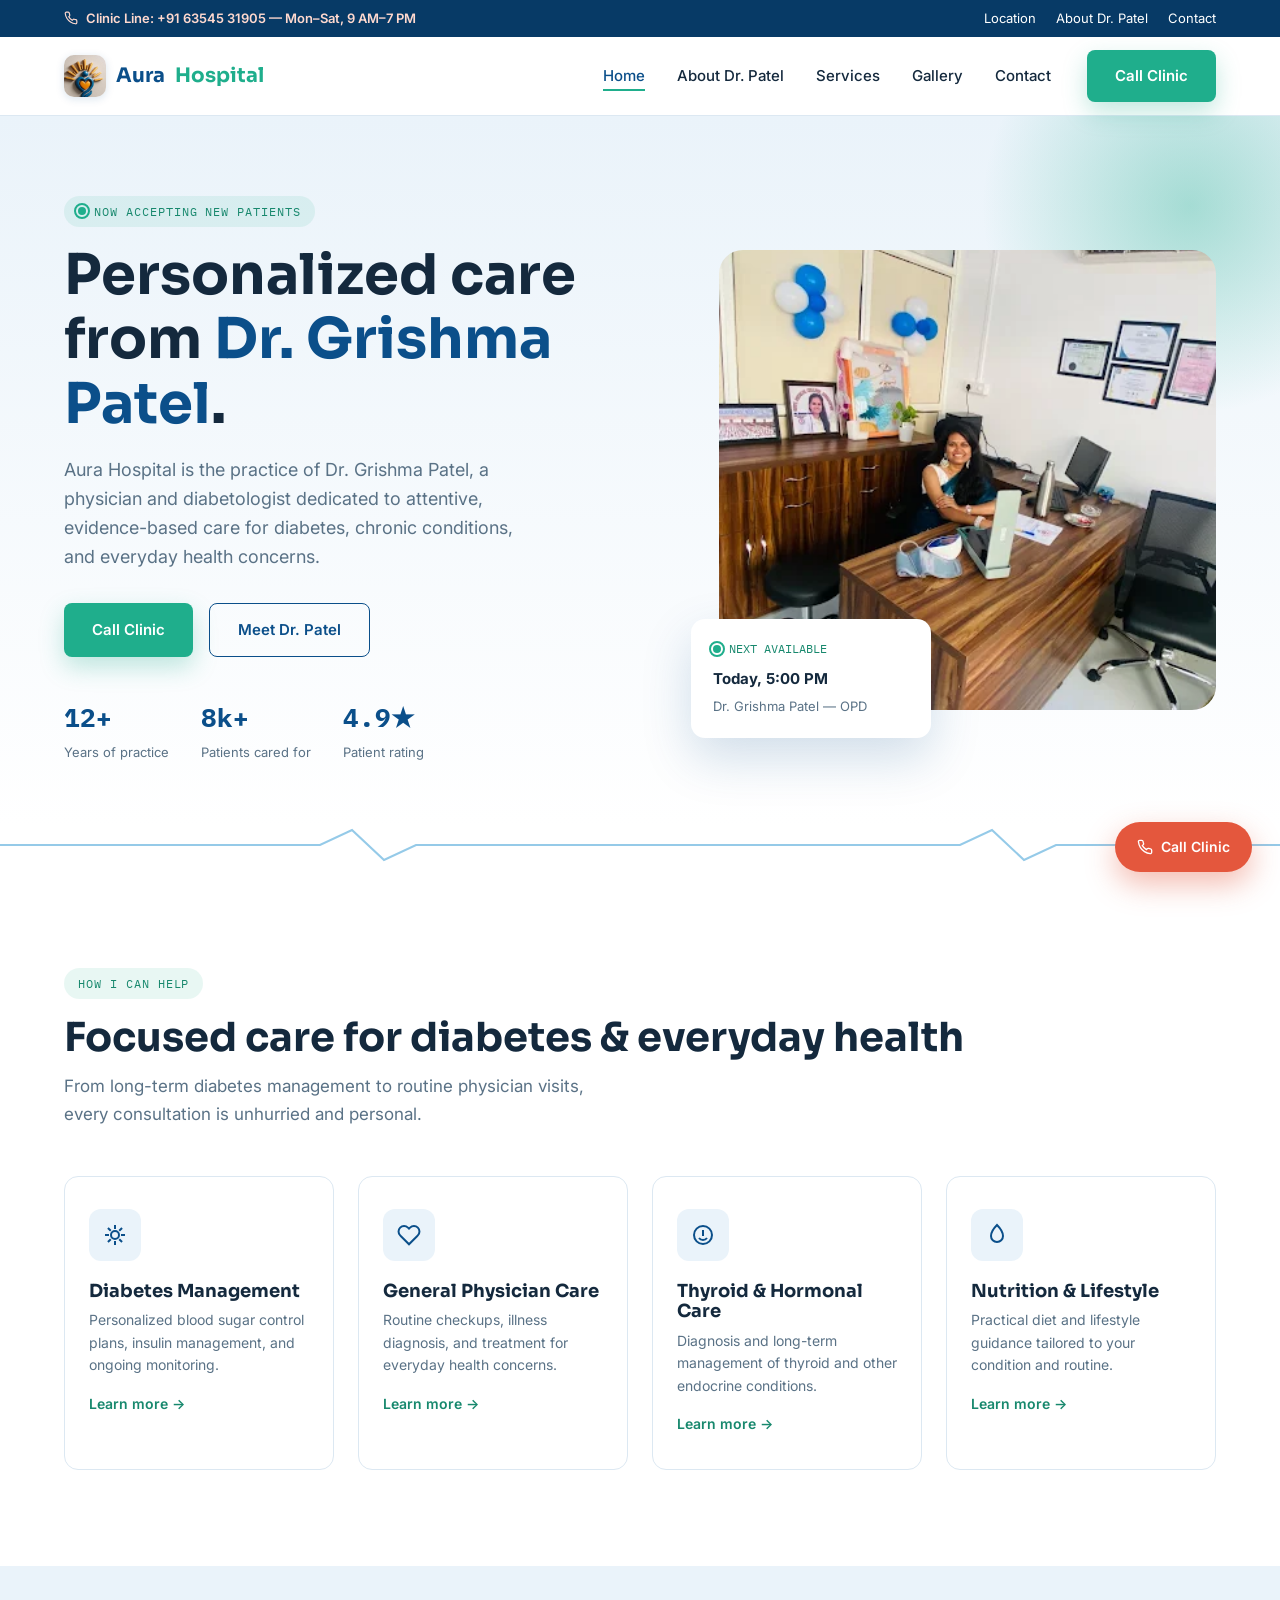
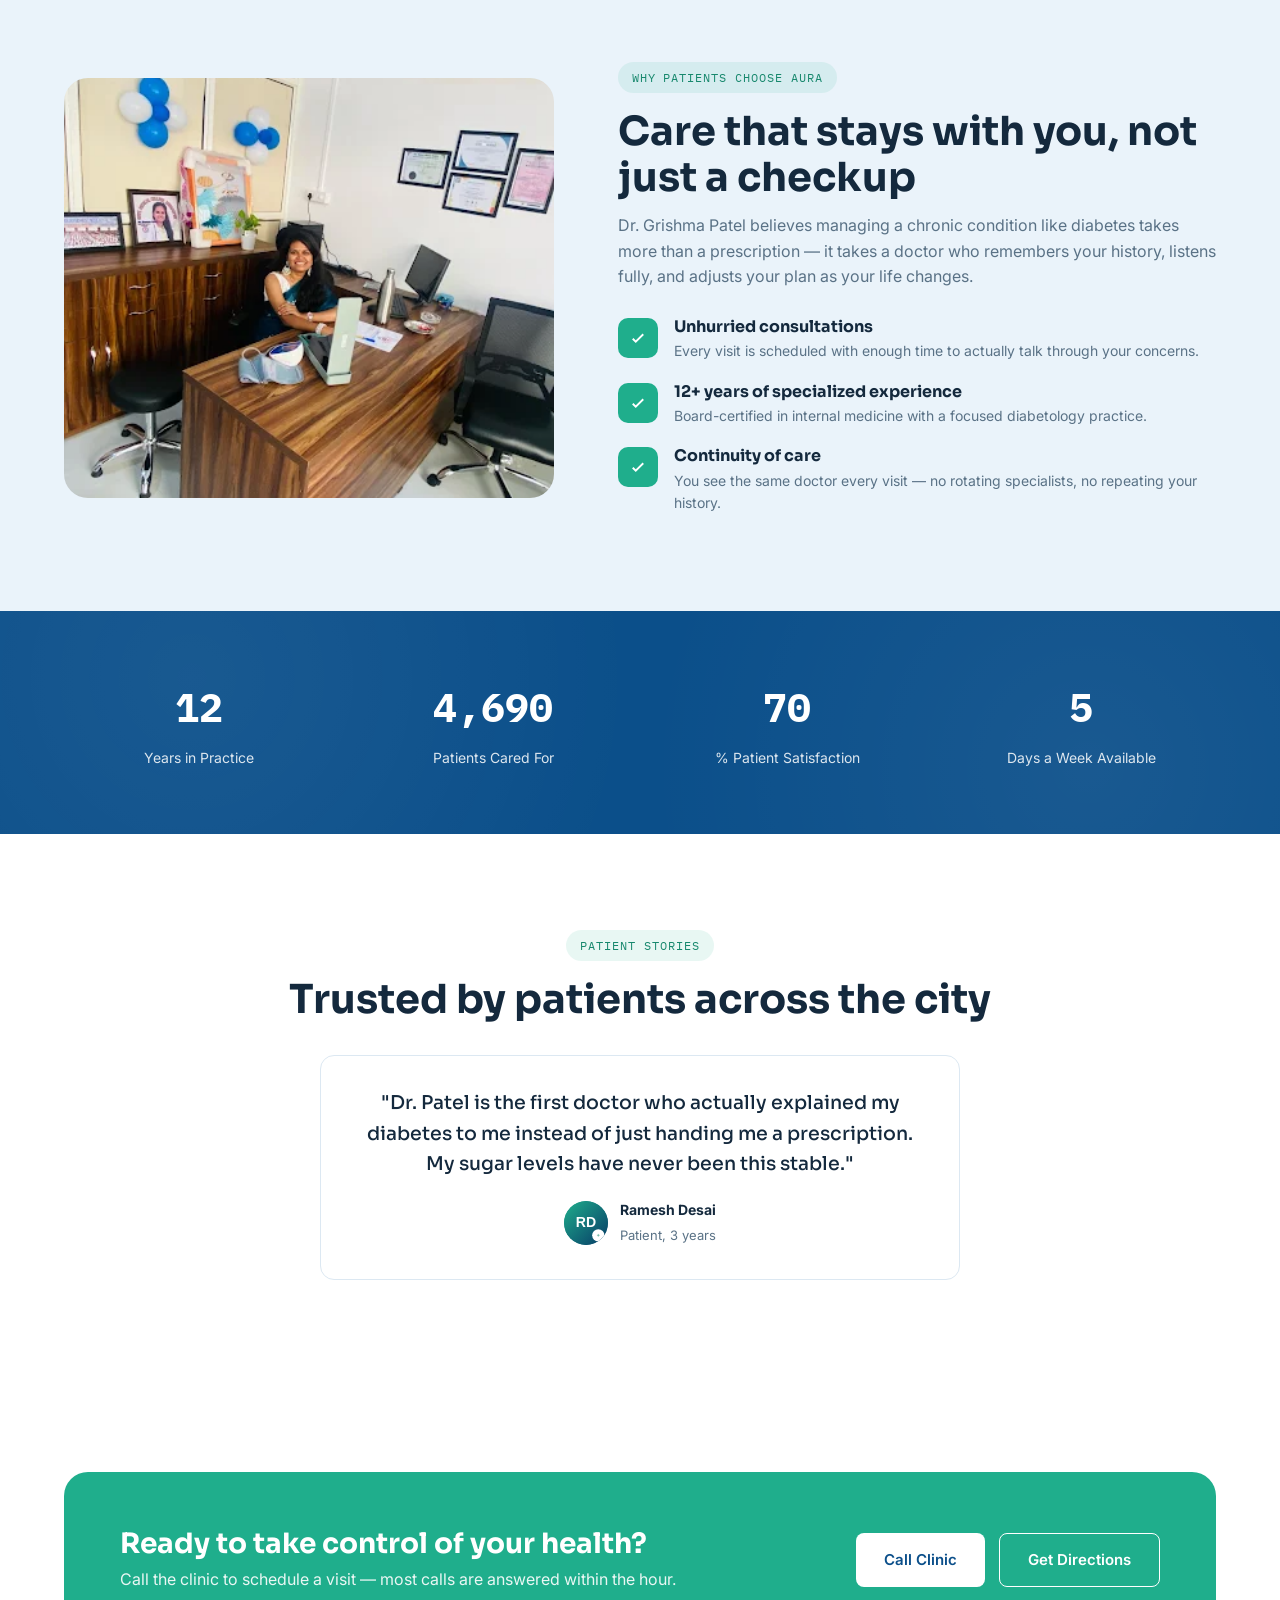
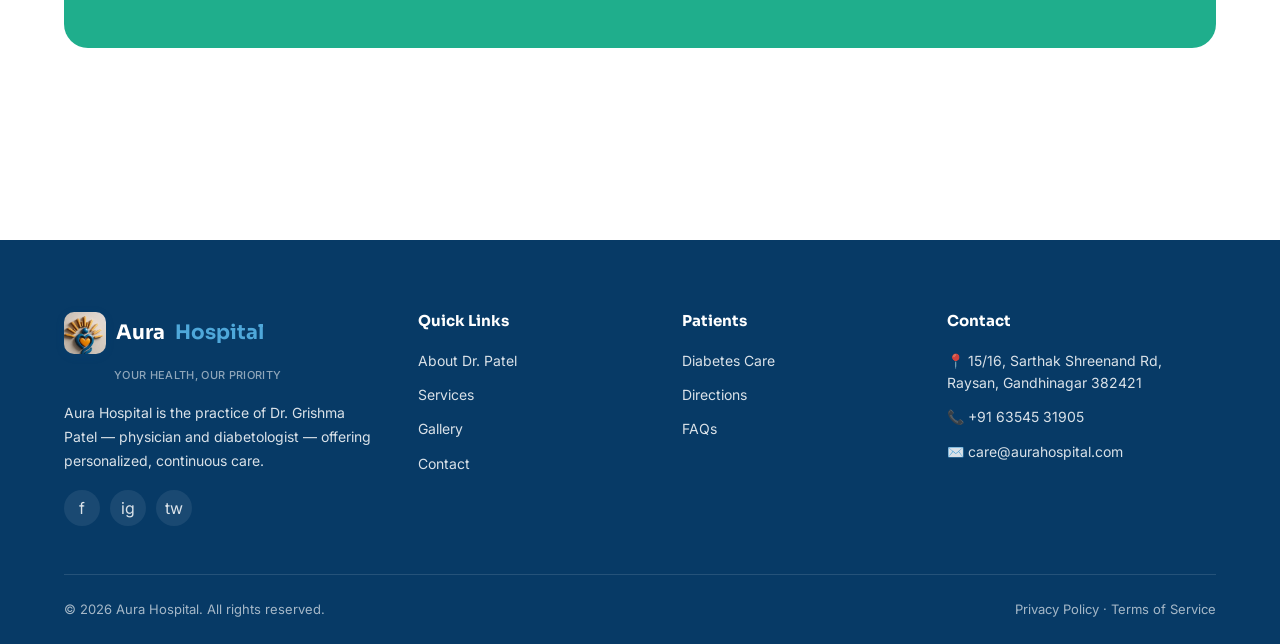
<file: index.html>
<!DOCTYPE html>
<html lang="en">
<head>
<meta charset="UTF-8">
<meta name="viewport" content="width=device-width, initial-scale=1.0">
<title>Aura Hospital — Dr. Grishma Patel | Physician &amp; Diabetologist</title>
<meta name="description" content="Aura Hospital, led by Dr. Grishma Patel, offers expert physician consultations and specialized diabetes care. Call to schedule a visit today.">
<link rel="icon" type="image/png" href="images/logo/aura-favicon.png">
<link rel="preconnect" href="https://fonts.googleapis.com">
<link href="https://fonts.googleapis.com/css2?family=Sora:wght@500;600;700;800&family=Inter:wght@400;500;600&family=IBM+Plex+Mono:wght@500;600&display=swap" rel="stylesheet">
<link rel="stylesheet" href="css/style.css">
</head>
<body>

<div class="topbar">
  <div class="container">
    <div class="topbar__emergency">
      <svg width="14" height="14" viewBox="0 0 24 24" fill="none" stroke="currentColor" stroke-width="2"><path d="M22 16.92v3a2 2 0 0 1-2.18 2 19.79 19.79 0 0 1-8.63-3.07 19.5 19.5 0 0 1-6-6 19.79 19.79 0 0 1-3.07-8.67A2 2 0 0 1 4.11 2h3a2 2 0 0 1 2 1.72c.127.96.36 1.903.7 2.81a2 2 0 0 1-.45 2.11L8.09 9.91a16 16 0 0 0 6 6l1.27-1.27a2 2 0 0 1 2.11-.45c.907.34 1.85.573 2.81.7A2 2 0 0 1 22 16.92z"/></svg>
      Clinic Line: +91 63545 31905 — Mon–Sat, 9 AM–7 PM
    </div>
    <div class="topbar__links">
      <a href="contact.html">Location</a>
      <a href="about.html">About Dr. Patel</a>
      <a href="contact.html">Contact</a>
    </div>
  </div>
</div>

<header class="header">
  <div class="container">
    <a href="index.html" class="logo">
      <img src="images/logo/aura-logo-icon.png" width="40" height="40" alt="Aura Hospital logo" class="logo-badge">
      Aura <span>Hospital</span>
    </a>
    <nav class="nav">
      <ul class="nav__list">
        <li><a href="index.html" class="active">Home</a></li>
        <li><a href="about.html">About Dr. Patel</a></li>
        <li><a href="services.html">Services</a></li>
        <li><a href="gallery.html">Gallery</a></li>
        <li><a href="contact.html">Contact</a></li>
      </ul>
      <div class="header__actions">
        <a href="tel:+916354531905" class="btn btn--primary">Call Clinic</a>
        <button class="nav-toggle" aria-label="Toggle menu"><span></span><span></span><span></span></button>
      </div>
    </nav>
  </div>
</header>

<!-- ===================== HERO ===================== -->
<section class="hero">
  <div class="container">
    <div class="hero__content">
      <div class="eyebrow"><span class="pulse-dot"></span> Now accepting new patients</div>
      <h1>Personalized care from <em>Dr. Grishma Patel</em>.</h1>
      <p>Aura Hospital is the practice of Dr. Grishma Patel, a physician and diabetologist dedicated to attentive, evidence-based care for diabetes, chronic conditions, and everyday health concerns.</p>
      <div class="hero__actions">
        <a href="tel:+916354531905" class="btn btn--primary">Call Clinic</a>
        <a href="about.html" class="btn btn--outline">Meet Dr. Patel</a>
      </div>
      <div class="hero__trust">
        <div><strong>12+</strong><span>Years of practice</span></div>
        <div><strong>8k+</strong><span>Patients cared for</span></div>
        <div><strong>4.9★</strong><span>Patient rating</span></div>
      </div>
    </div>
    <div class="hero__media">
      <img src="images/photos/dr-patel-clinic.webp" alt="Dr. Grishma Patel, Physician and Diabetologist">
      <div class="hero__float-card">
        <div class="hero__float-card__status"><span class="pulse-dot"></span> NEXT AVAILABLE</div>
        <strong>Today, 5:00 PM</strong>
        <span>Dr. Grishma Patel — OPD</span>
      </div>
    </div>
  </div>
</section>

<svg class="pulse-divider" viewBox="0 0 1200 40" preserveAspectRatio="none">
  <polyline points="0,20 300,20 330,5 360,35 390,20 900,20 930,5 960,35 990,20 1200,20" fill="none" stroke="currentColor" stroke-width="2"/>
</svg>

<!-- ===================== SERVICES ===================== -->
<section class="section">
  <div class="container">
    <div class="eyebrow">How I Can Help</div>
    <h2 class="section-title">Focused care for diabetes &amp; everyday health</h2>
    <p class="section-sub">From long-term diabetes management to routine physician visits, every consultation is unhurried and personal.</p>

    <div class="services-grid">
      <div class="service-card">
        <div class="service-card__icon"><svg width="24" height="24" viewBox="0 0 24 24" fill="none" stroke="currentColor" stroke-width="2"><path d="M12 2v4M12 18v4M4.93 4.93l2.83 2.83M16.24 16.24l2.83 2.83M2 12h4M18 12h4M4.93 19.07l2.83-2.83M16.24 7.76l2.83-2.83"/><circle cx="12" cy="12" r="4"/></svg></div>
        <h3>Diabetes Management</h3>
        <p>Personalized blood sugar control plans, insulin management, and ongoing monitoring.</p>
        <a href="services.html">Learn more →</a>
      </div>
      <div class="service-card">
        <div class="service-card__icon"><svg width="24" height="24" viewBox="0 0 24 24" fill="none" stroke="currentColor" stroke-width="2"><path d="M20.84 4.61a5.5 5.5 0 0 0-7.78 0L12 5.67l-1.06-1.06a5.5 5.5 0 0 0-7.78 7.78l1.06 1.06L12 21.23l7.78-7.78 1.06-1.06a5.5 5.5 0 0 0 0-7.78z"/></svg></div>
        <h3>General Physician Care</h3>
        <p>Routine checkups, illness diagnosis, and treatment for everyday health concerns.</p>
        <a href="services.html">Learn more →</a>
      </div>
      <div class="service-card">
        <div class="service-card__icon"><svg width="24" height="24" viewBox="0 0 24 24" fill="none" stroke="currentColor" stroke-width="2"><circle cx="12" cy="12" r="9"/><path d="M12 7v6M8 15s1.5 2 4 2 4-2 4-2"/></svg></div>
        <h3>Thyroid &amp; Hormonal Care</h3>
        <p>Diagnosis and long-term management of thyroid and other endocrine conditions.</p>
        <a href="services.html">Learn more →</a>
      </div>
      <div class="service-card">
        <div class="service-card__icon"><svg width="24" height="24" viewBox="0 0 24 24" fill="none" stroke="currentColor" stroke-width="2"><path d="M12 2C8 6 6 9 6 13a6 6 0 0 0 12 0c0-4-2-7-6-11z"/></svg></div>
        <h3>Nutrition &amp; Lifestyle</h3>
        <p>Practical diet and lifestyle guidance tailored to your condition and routine.</p>
        <a href="services.html">Learn more →</a>
      </div>
    </div>
  </div>
</section>

<!-- ===================== ABOUT / WHY CHOOSE ===================== -->
<section class="section section--tint">
  <div class="container about-split">
    <img src="images/photos/dr-patel-clinic.webp" alt="Dr. Grishma Patel at Aura Hospital">
    <div>
      <div class="eyebrow">Why Patients Choose Aura</div>
      <h2 class="section-title">Care that stays with you, not just a checkup</h2>
      <p style="color:var(--color-text-muted); font-size:16px;">Dr. Grishma Patel believes managing a chronic condition like diabetes takes more than a prescription — it takes a doctor who remembers your history, listens fully, and adjusts your plan as your life changes.</p>

      <div class="feature-list">
        <div class="feature-item">
          <div class="feature-item__icon"><svg width="18" height="18" viewBox="0 0 24 24" fill="none" stroke="white" stroke-width="2.5"><path d="M5 13l4 4L19 7"/></svg></div>
          <div><h4>Unhurried consultations</h4><p>Every visit is scheduled with enough time to actually talk through your concerns.</p></div>
        </div>
        <div class="feature-item">
          <div class="feature-item__icon"><svg width="18" height="18" viewBox="0 0 24 24" fill="none" stroke="white" stroke-width="2.5"><path d="M5 13l4 4L19 7"/></svg></div>
          <div><h4>12+ years of specialized experience</h4><p>Board-certified in internal medicine with a focused diabetology practice.</p></div>
        </div>
        <div class="feature-item">
          <div class="feature-item__icon"><svg width="18" height="18" viewBox="0 0 24 24" fill="none" stroke="white" stroke-width="2.5"><path d="M5 13l4 4L19 7"/></svg></div>
          <div><h4>Continuity of care</h4><p>You see the same doctor every visit — no rotating specialists, no repeating your history.</p></div>
        </div>
      </div>
    </div>
  </div>
</section>

<!-- ===================== STATS ===================== -->
<section class="stats-band">
  <div class="container stats-grid">
    <div><strong data-count="12">0</strong><span>Years in Practice</span></div>
    <div><strong data-count="8000">0</strong><span>Patients Cared For</span></div>
    <div><strong data-count="98">0</strong><span>% Patient Satisfaction</span></div>
    <div><strong data-count="5">0</strong><span>Days a Week Available</span></div>
  </div>
</section>

<!-- ===================== TESTIMONIALS ===================== -->
<section class="section">
  <div class="container" style="text-align:center;">
    <div class="eyebrow">Patient Stories</div>
    <h2 class="section-title">Trusted by patients across the city</h2>
    <div class="testimonial-card" style="margin-top:32px;">
      <p>"Dr. Patel is the first doctor who actually explained my diabetes to me instead of just handing me a prescription. My sugar levels have never been this stable."</p>
      <div class="testimonial-card__author">
        <img src="images/avatars/ramesh-desai.svg" alt="Ramesh Desai">
        <div style="text-align:left;">
          <strong>Ramesh Desai</strong>
          <span>Patient, 3 years</span>
        </div>
      </div>
    </div>
  </div>
</section>

<!-- ===================== CTA ===================== -->
<section class="section">
  <div class="cta-band">
    <div>
      <h2>Ready to take control of your health?</h2>
      <p>Call the clinic to schedule a visit — most calls are answered within the hour.</p>
    </div>
    <div class="cta-band__actions">
      <a href="tel:+916354531905" class="btn btn--white">Call Clinic</a>
      <a href="contact.html" class="btn btn--outline" style="border-color:white; color:white;">Get Directions</a>
    </div>
  </div>
</section>

<!-- ===================== FOOTER ===================== -->
<footer class="footer">
  <div class="container">
    <div class="footer-grid">
      <div class="footer__about">
        <a href="index.html" class="logo" style="color:white;">
          <img src="images/logo/aura-logo-icon.png" width="34" height="34" alt="Aura Hospital logo" class="logo-badge">
          Aura <span>Hospital</span>
        </a>
        <p style="font-size:11px; font-weight:500; color:rgba(255,255,255,0.55); letter-spacing:0.03em; text-transform:uppercase; margin:-4px 0 16px 50px;">Your Health, Our Priority</p>
        <p>Aura Hospital is the practice of Dr. Grishma Patel — physician and diabetologist — offering personalized, continuous care.</p>
        <div class="footer__social">
          <a href="#" aria-label="Facebook">f</a>
          <a href="#" aria-label="Instagram">ig</a>
          <a href="#" aria-label="Twitter">tw</a>
        </div>
      </div>
      <div>
        <h4>Quick Links</h4>
        <ul>
          <li><a href="about.html">About Dr. Patel</a></li>
          <li><a href="services.html">Services</a></li>
          <li><a href="gallery.html">Gallery</a></li>
          <li><a href="contact.html">Contact</a></li>
        </ul>
      </div>
      <div>
        <h4>Patients</h4>
        <ul>
          <li><a href="services.html">Diabetes Care</a></li>
          <li><a href="contact.html">Directions</a></li>
          <li><a href="contact.html#faq">FAQs</a></li>
        </ul>
      </div>
      <div>
        <h4>Contact</h4>
        <ul class="footer__contact">
          <li>📍 15/16, Sarthak Shreenand Rd, Raysan, Gandhinagar 382421</li>
          <li>📞 +91 63545 31905</li>
          <li>✉️ care@aurahospital.com</li>
        </ul>
      </div>
    </div>
    <div class="footer__bottom">
      <span>© 2026 Aura Hospital. All rights reserved.</span>
      <span>Privacy Policy · Terms of Service</span>
    </div>
  </div>
</footer>

<a href="tel:+916354531905" class="float-emergency">
  <svg width="16" height="16" viewBox="0 0 24 24" fill="none" stroke="white" stroke-width="2"><path d="M22 16.92v3a2 2 0 0 1-2.18 2 19.79 19.79 0 0 1-8.63-3.07 19.5 19.5 0 0 1-6-6 19.79 19.79 0 0 1-3.07-8.67A2 2 0 0 1 4.11 2h3a2 2 0 0 1 2 1.72c.127.96.36 1.903.7 2.81a2 2 0 0 1-.45 2.11L8.09 9.91a16 16 0 0 0 6 6l1.27-1.27a2 2 0 0 1 2.11-.45c.907.34 1.85.573 2.81.7A2 2 0 0 1 22 16.92z"/></svg>
  Call Clinic
</a>

<script src="js/main.js"></script>
</body>
</html>
</file>
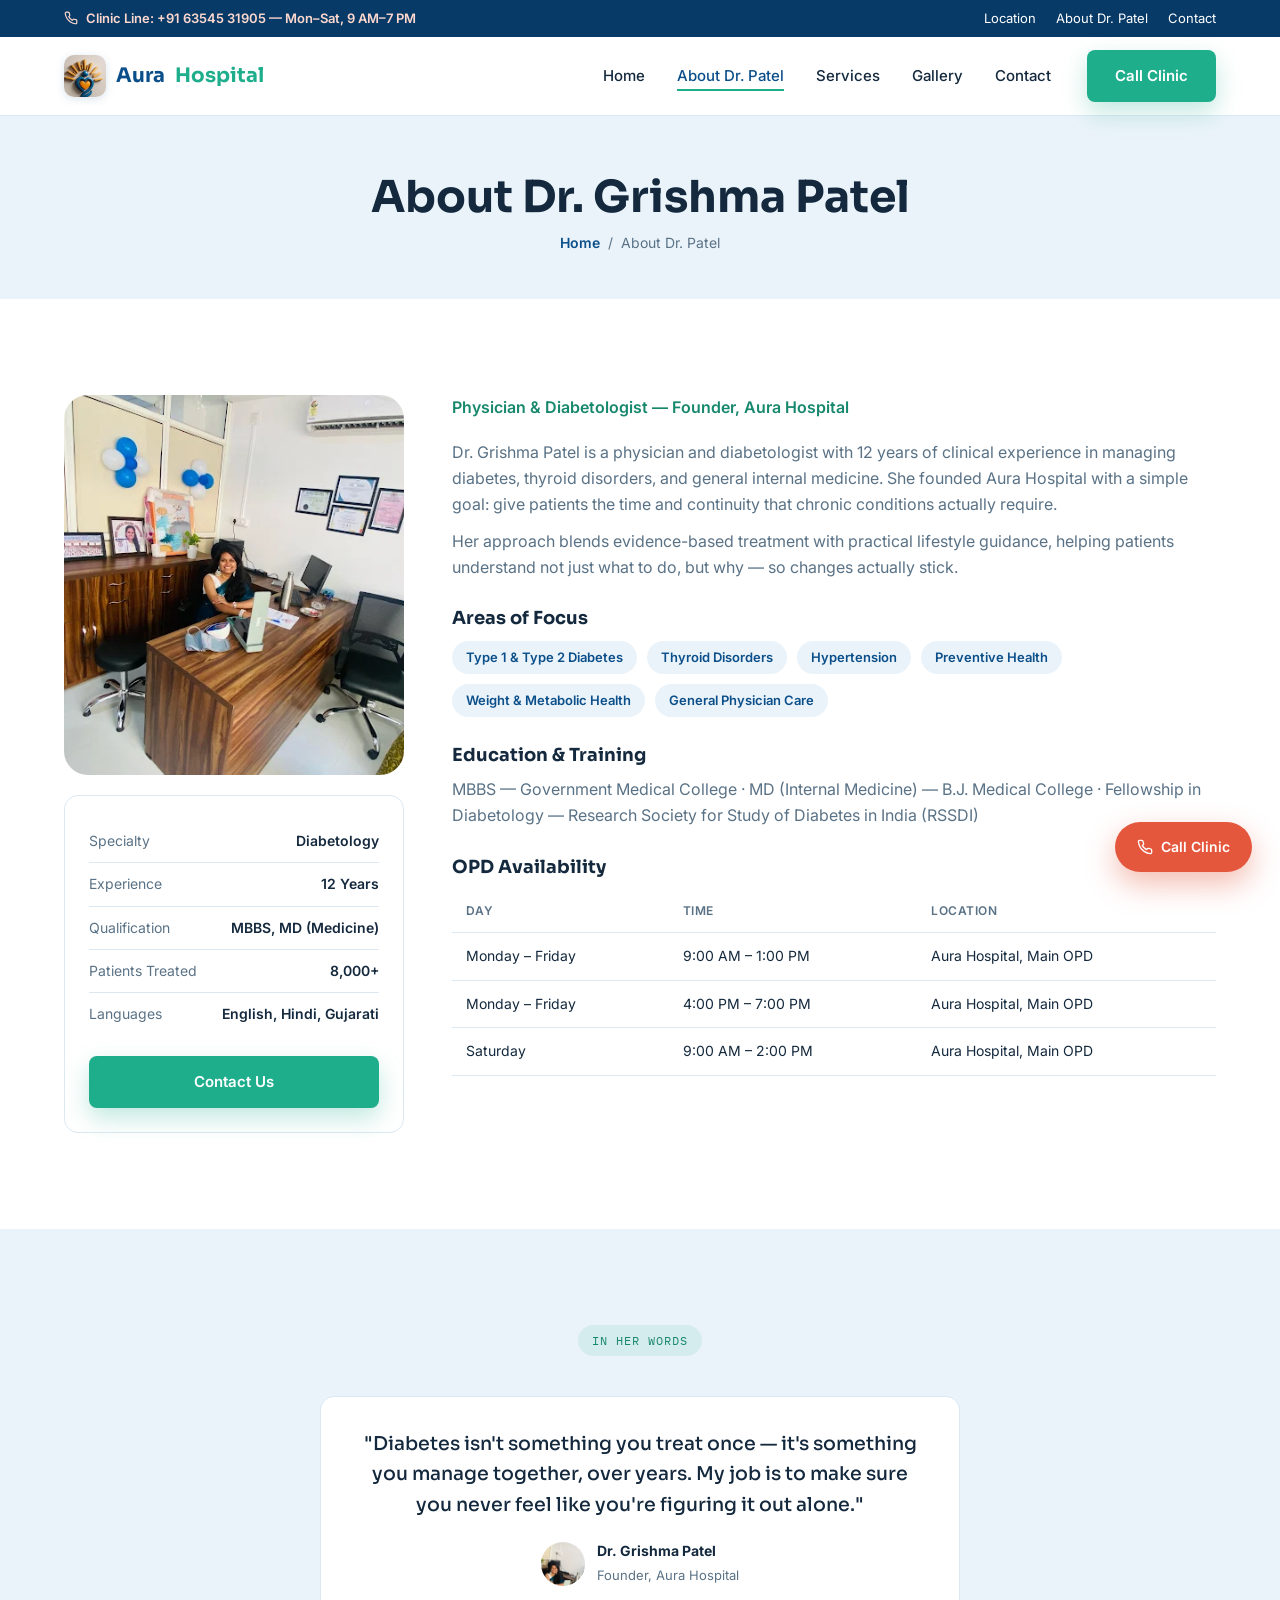
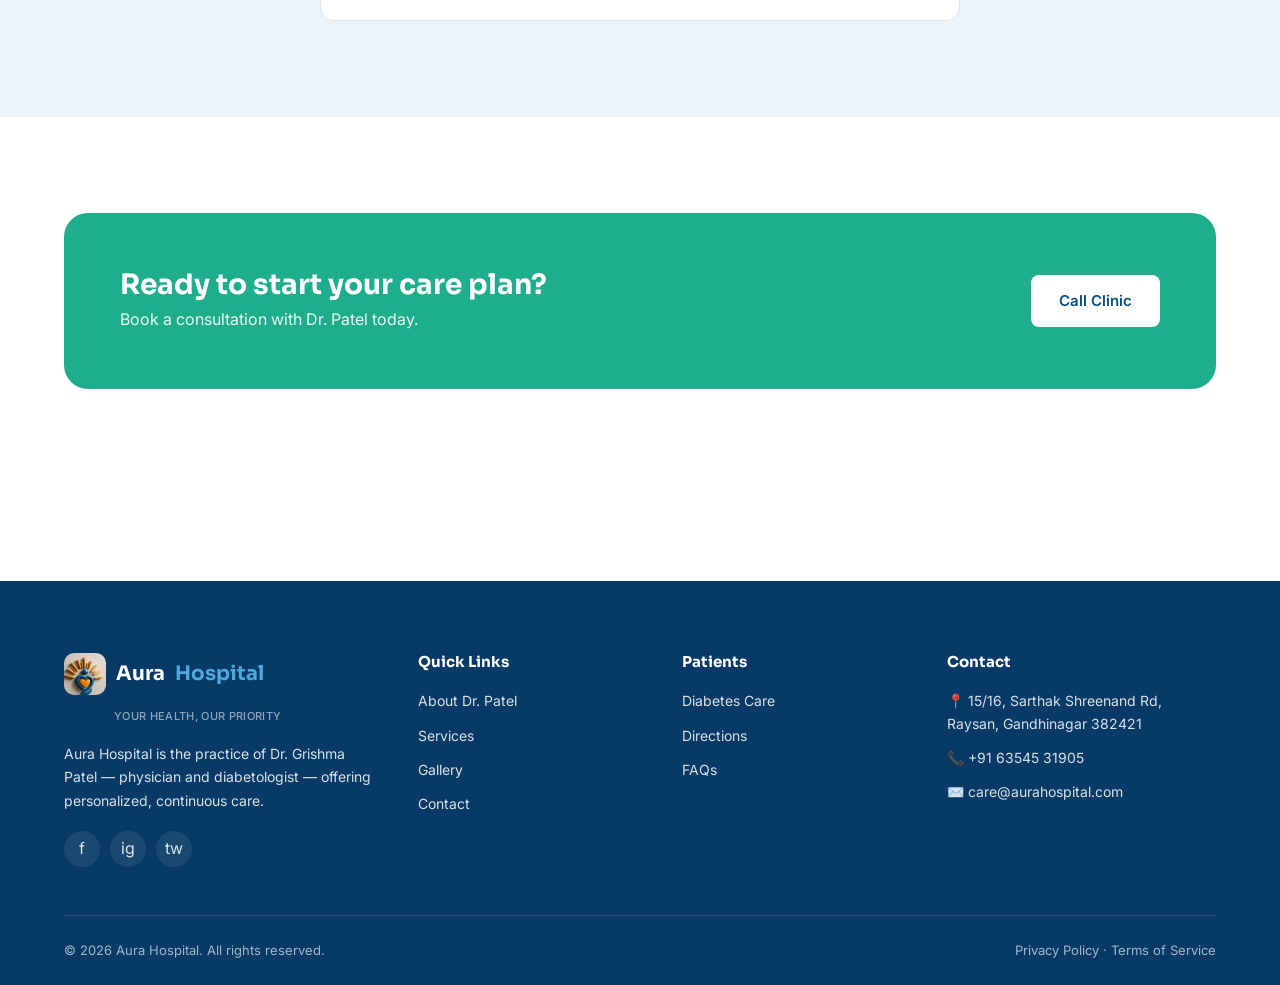
<file: about.html>
<!DOCTYPE html>
<html lang="en">
<head>
<meta charset="UTF-8">
<meta name="viewport" content="width=device-width, initial-scale=1.0">
<title>About Dr. Grishma Patel — Aura Hospital</title>
<meta name="description" content="Meet Dr. Grishma Patel, Physician and Diabetologist at Aura Hospital — qualifications, experience, and philosophy of care.">
<link rel="icon" type="image/png" href="images/logo/aura-favicon.png">
<link rel="preconnect" href="https://fonts.googleapis.com">
<link href="https://fonts.googleapis.com/css2?family=Sora:wght@500;600;700;800&family=Inter:wght@400;500;600&family=IBM+Plex+Mono:wght@500;600&display=swap" rel="stylesheet">
<link rel="stylesheet" href="css/style.css">
</head>
<body>

<div class="topbar">
  <div class="container">
    <div class="topbar__emergency">
      <svg width="14" height="14" viewBox="0 0 24 24" fill="none" stroke="currentColor" stroke-width="2"><path d="M22 16.92v3a2 2 0 0 1-2.18 2 19.79 19.79 0 0 1-8.63-3.07 19.5 19.5 0 0 1-6-6 19.79 19.79 0 0 1-3.07-8.67A2 2 0 0 1 4.11 2h3a2 2 0 0 1 2 1.72c.127.96.36 1.903.7 2.81a2 2 0 0 1-.45 2.11L8.09 9.91a16 16 0 0 0 6 6l1.27-1.27a2 2 0 0 1 2.11-.45c.907.34 1.85.573 2.81.7A2 2 0 0 1 22 16.92z"/></svg>
      Clinic Line: +91 63545 31905 — Mon–Sat, 9 AM–7 PM
    </div>
    <div class="topbar__links">
      <a href="contact.html">Location</a>
      <a href="about.html">About Dr. Patel</a>
      <a href="contact.html">Contact</a>
    </div>
  </div>
</div>

<header class="header">
  <div class="container">
    <a href="index.html" class="logo">
      <img src="images/logo/aura-logo-icon.png" width="40" height="40" alt="Aura Hospital logo" class="logo-badge">
      Aura <span>Hospital</span>
    </a>
    <nav class="nav">
      <ul class="nav__list">
        <li><a href="index.html">Home</a></li>
        <li><a href="about.html" class="active">About Dr. Patel</a></li>
        <li><a href="services.html">Services</a></li>
        <li><a href="gallery.html">Gallery</a></li>
        <li><a href="contact.html">Contact</a></li>
      </ul>
      <div class="header__actions">
        <a href="tel:+916354531905" class="btn btn--primary">Call Clinic</a>
        <button class="nav-toggle" aria-label="Toggle menu"><span></span><span></span><span></span></button>
      </div>
    </nav>
  </div>
</header>

<section class="page-banner">
  <div class="container">
    <h1>About Dr. Grishma Patel</h1>
    <div class="breadcrumb"><a href="index.html">Home</a> <span>/</span> <span>About Dr. Patel</span></div>
  </div>
</section>

<!-- ===================== PROFILE ===================== -->
<section class="section">
  <div class="container doctor-profile">
    <div class="doctor-profile__media">
      <img src="images/photos/dr-patel-clinic.webp" alt="Dr. Grishma Patel">
      <div class="doctor-profile__card">
        <ul>
          <li><span>Specialty</span><span>Diabetology</span></li>
          <li><span>Experience</span><span>12 Years</span></li>
          <li><span>Qualification</span><span>MBBS, MD (Medicine)</span></li>
          <li><span>Patients Treated</span><span>8,000+</span></li>
          <li><span>Languages</span><span>English, Hindi, Gujarati</span></li>
        </ul>
        <a href="contact.html" class="btn btn--primary" style="width:100%; margin-top:20px;">Contact Us</a>
      </div>
    </div>

    <div class="doctor-profile__content">
      <span class="specialty">Physician &amp; Diabetologist — Founder, Aura Hospital</span>
      <p>Dr. Grishma Patel is a physician and diabetologist with 12 years of clinical experience in managing diabetes, thyroid disorders, and general internal medicine. She founded Aura Hospital with a simple goal: give patients the time and continuity that chronic conditions actually require.</p>
      <p>Her approach blends evidence-based treatment with practical lifestyle guidance, helping patients understand not just what to do, but why — so changes actually stick.</p>

      <h3>Areas of Focus</h3>
      <div class="tag-list">
        <span>Type 1 &amp; Type 2 Diabetes</span>
        <span>Thyroid Disorders</span>
        <span>Hypertension</span>
        <span>Preventive Health</span>
        <span>Weight &amp; Metabolic Health</span>
        <span>General Physician Care</span>
      </div>

      <h3>Education &amp; Training</h3>
      <p>MBBS — Government Medical College · MD (Internal Medicine) — B.J. Medical College · Fellowship in Diabetology — Research Society for Study of Diabetes in India (RSSDI)</p>

      <h3>OPD Availability</h3>
      <table class="schedule-table">
        <thead><tr><th>Day</th><th>Time</th><th>Location</th></tr></thead>
        <tbody>
          <tr><td>Monday – Friday</td><td>9:00 AM – 1:00 PM</td><td>Aura Hospital, Main OPD</td></tr>
          <tr><td>Monday – Friday</td><td>4:00 PM – 7:00 PM</td><td>Aura Hospital, Main OPD</td></tr>
          <tr><td>Saturday</td><td>9:00 AM – 2:00 PM</td><td>Aura Hospital, Main OPD</td></tr>
        </tbody>
      </table>
    </div>
  </div>
</section>

<!-- ===================== PHILOSOPHY ===================== -->
<section class="section section--tint">
  <div class="container" style="text-align:center;">
    <div class="eyebrow">In Her Words</div>
    <div class="testimonial-card" style="margin-top:24px;">
      <p>"Diabetes isn't something you treat once — it's something you manage together, over years. My job is to make sure you never feel like you're figuring it out alone."</p>
      <div class="testimonial-card__author">
        <img src="images/photos/dr-patel-headshot.jpg" alt="Dr. Grishma Patel">
        <div style="text-align:left;">
          <strong>Dr. Grishma Patel</strong>
          <span>Founder, Aura Hospital</span>
        </div>
      </div>
    </div>
  </div>
</section>

<section class="section">
  <div class="cta-band">
    <div>
      <h2>Ready to start your care plan?</h2>
      <p>Book a consultation with Dr. Patel today.</p>
    </div>
    <div class="cta-band__actions">
      <a href="tel:+916354531905" class="btn btn--white">Call Clinic</a>
    </div>
  </div>
</section>

<footer class="footer">
  <div class="container">
    <div class="footer-grid">
      <div class="footer__about">
        <a href="index.html" class="logo" style="color:white;">
          <img src="images/logo/aura-logo-icon.png" width="34" height="34" alt="Aura Hospital logo" class="logo-badge">
          Aura <span>Hospital</span>
        </a>
        <p style="font-size:11px; font-weight:500; color:rgba(255,255,255,0.55); letter-spacing:0.03em; text-transform:uppercase; margin:-4px 0 16px 50px;">Your Health, Our Priority</p>
        <p>Aura Hospital is the practice of Dr. Grishma Patel — physician and diabetologist — offering personalized, continuous care.</p>
        <div class="footer__social">
          <a href="#" aria-label="Facebook">f</a>
          <a href="#" aria-label="Instagram">ig</a>
          <a href="#" aria-label="Twitter">tw</a>
        </div>
      </div>
      <div>
        <h4>Quick Links</h4>
        <ul>
          <li><a href="about.html">About Dr. Patel</a></li>
          <li><a href="services.html">Services</a></li>
          <li><a href="gallery.html">Gallery</a></li>
          <li><a href="contact.html">Contact</a></li>
        </ul>
      </div>
      <div>
        <h4>Patients</h4>
        <ul>
          <li><a href="services.html">Diabetes Care</a></li>
          <li><a href="contact.html">Directions</a></li>
          <li><a href="contact.html#faq">FAQs</a></li>
        </ul>
      </div>
      <div>
        <h4>Contact</h4>
        <ul class="footer__contact">
          <li>📍 15/16, Sarthak Shreenand Rd, Raysan, Gandhinagar 382421</li>
          <li>📞 +91 63545 31905</li>
          <li>✉️ care@aurahospital.com</li>
        </ul>
      </div>
    </div>
    <div class="footer__bottom">
      <span>© 2026 Aura Hospital. All rights reserved.</span>
      <span>Privacy Policy · Terms of Service</span>
    </div>
  </div>
</footer>

<a href="tel:+916354531905" class="float-emergency">
  <svg width="16" height="16" viewBox="0 0 24 24" fill="none" stroke="white" stroke-width="2"><path d="M22 16.92v3a2 2 0 0 1-2.18 2 19.79 19.79 0 0 1-8.63-3.07 19.5 19.5 0 0 1-6-6 19.79 19.79 0 0 1-3.07-8.67A2 2 0 0 1 4.11 2h3a2 2 0 0 1 2 1.72c.127.96.36 1.903.7 2.81a2 2 0 0 1-.45 2.11L8.09 9.91a16 16 0 0 0 6 6l1.27-1.27a2 2 0 0 1 2.11-.45c.907.34 1.85.573 2.81.7A2 2 0 0 1 22 16.92z"/></svg>
  Call Clinic
</a>

<script src="js/main.js"></script>
</body>
</html>
</file>
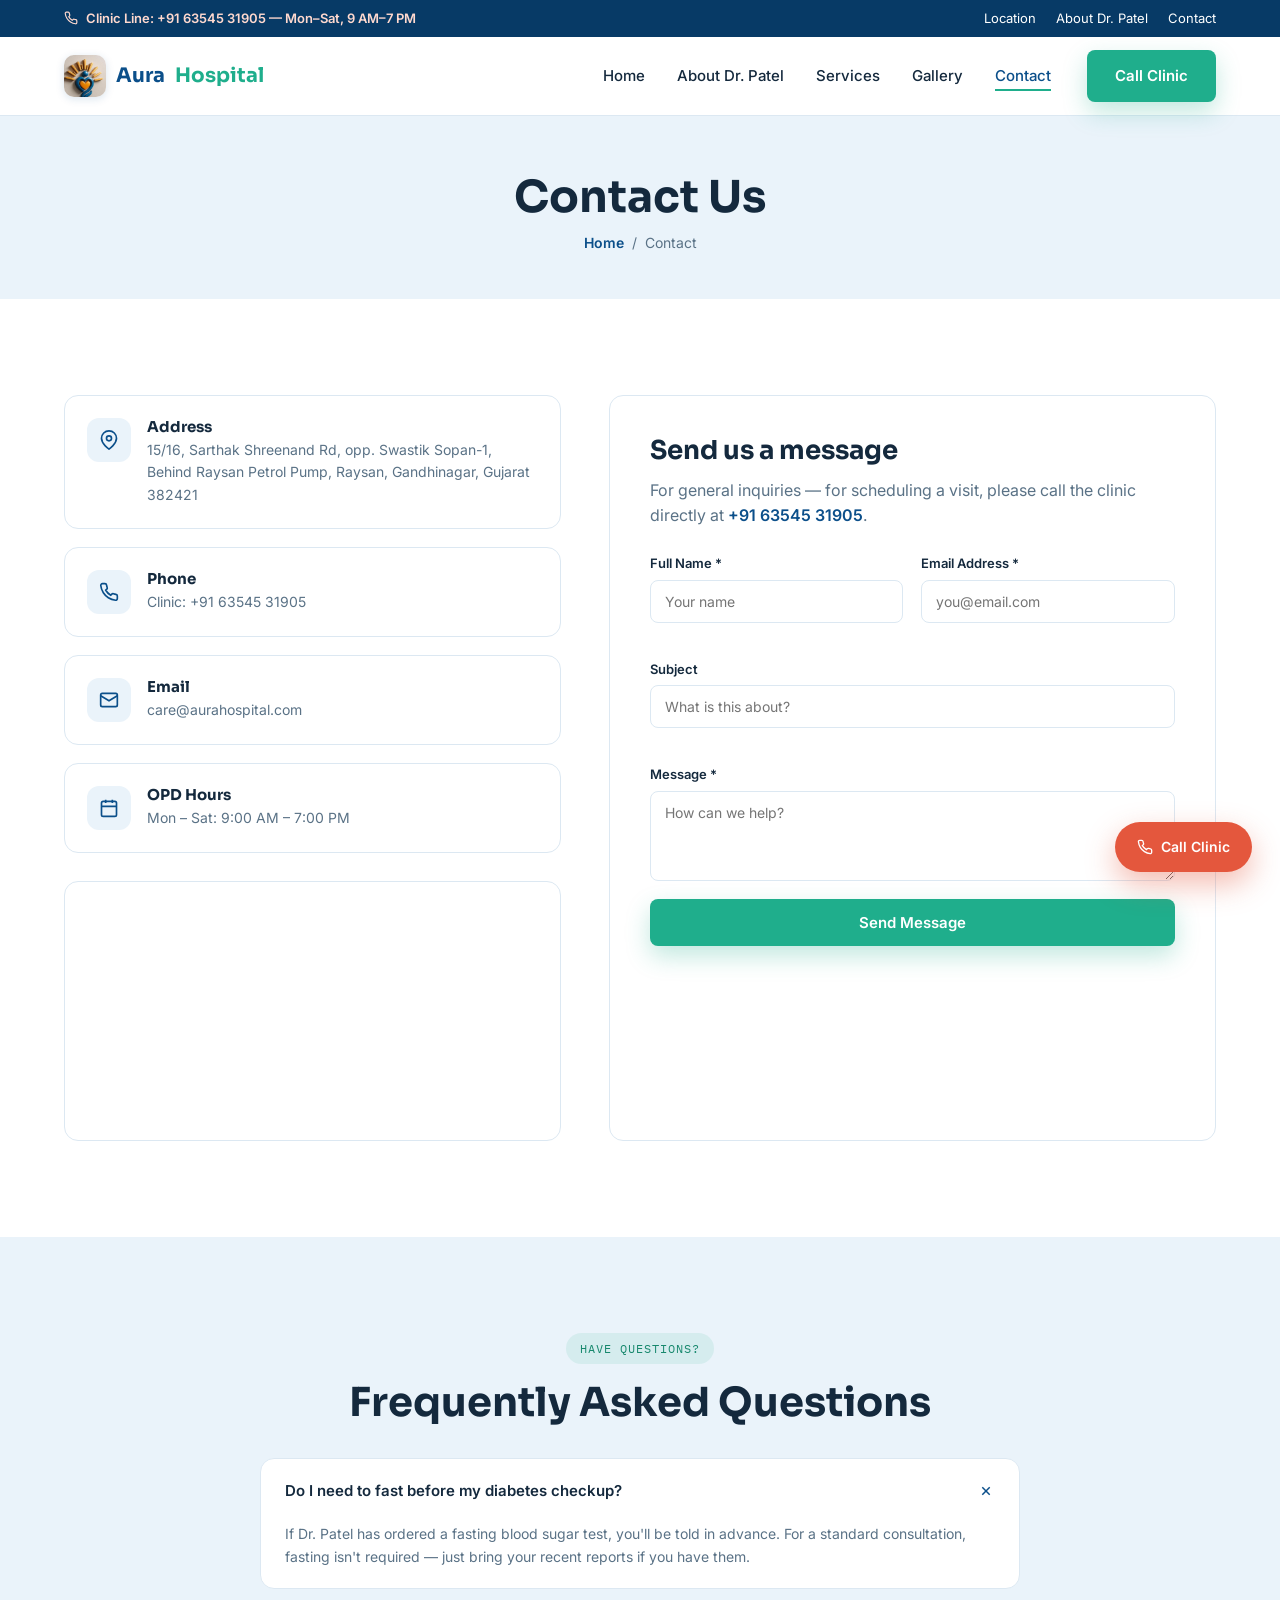
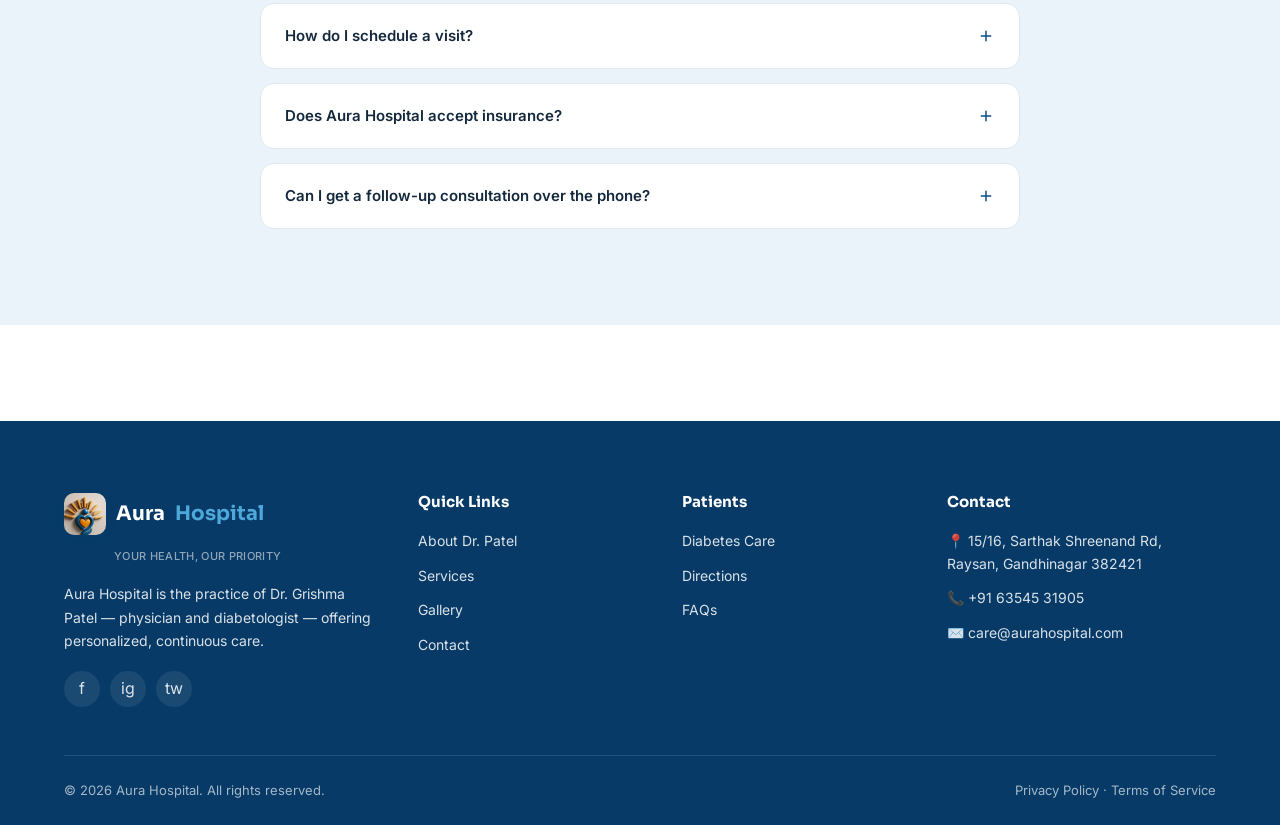
<file: contact.html>
<!DOCTYPE html>
<html lang="en">
<head>
<meta charset="UTF-8">
<meta name="viewport" content="width=device-width, initial-scale=1.0">
<title>Contact Us — Aura Hospital</title>
<meta name="description" content="Get in touch with Aura Hospital — Dr. Grishma Patel's practice. Find our location, phone number, and send a message.">
<link rel="icon" type="image/png" href="images/logo/aura-favicon.png">
<link rel="preconnect" href="https://fonts.googleapis.com">
<link href="https://fonts.googleapis.com/css2?family=Sora:wght@500;600;700;800&family=Inter:wght@400;500;600&family=IBM+Plex+Mono:wght@500;600&display=swap" rel="stylesheet">
<link rel="stylesheet" href="css/style.css">
</head>
<body>

<div class="topbar">
  <div class="container">
    <div class="topbar__emergency">
      <svg width="14" height="14" viewBox="0 0 24 24" fill="none" stroke="currentColor" stroke-width="2"><path d="M22 16.92v3a2 2 0 0 1-2.18 2 19.79 19.79 0 0 1-8.63-3.07 19.5 19.5 0 0 1-6-6 19.79 19.79 0 0 1-3.07-8.67A2 2 0 0 1 4.11 2h3a2 2 0 0 1 2 1.72c.127.96.36 1.903.7 2.81a2 2 0 0 1-.45 2.11L8.09 9.91a16 16 0 0 0 6 6l1.27-1.27a2 2 0 0 1 2.11-.45c.907.34 1.85.573 2.81.7A2 2 0 0 1 22 16.92z"/></svg>
      Clinic Line: +91 63545 31905 — Mon–Sat, 9 AM–7 PM
    </div>
    <div class="topbar__links">
      <a href="contact.html">Location</a>
      <a href="about.html">About Dr. Patel</a>
      <a href="contact.html">Contact</a>
    </div>
  </div>
</div>

<header class="header">
  <div class="container">
    <a href="index.html" class="logo">
      <img src="images/logo/aura-logo-icon.png" width="40" height="40" alt="Aura Hospital logo" class="logo-badge">
      Aura <span>Hospital</span>
    </a>
    <nav class="nav">
      <ul class="nav__list">
        <li><a href="index.html">Home</a></li>
        <li><a href="about.html">About Dr. Patel</a></li>
        <li><a href="services.html">Services</a></li>
        <li><a href="gallery.html">Gallery</a></li>
        <li><a href="contact.html" class="active">Contact</a></li>
      </ul>
      <div class="header__actions">
        <a href="tel:+916354531905" class="btn btn--primary">Call Clinic</a>
        <button class="nav-toggle" aria-label="Toggle menu"><span></span><span></span><span></span></button>
      </div>
    </nav>
  </div>
</header>

<section class="page-banner">
  <div class="container">
    <h1>Contact Us</h1>
    <div class="breadcrumb"><a href="index.html">Home</a> <span>/</span> <span>Contact</span></div>
  </div>
</section>

<section class="section">
  <div class="container contact-grid">

    <div>
      <div class="contact-cards">
        <div class="contact-info-card">
          <div class="contact-info-card__icon"><svg width="20" height="20" viewBox="0 0 24 24" fill="none" stroke="currentColor" stroke-width="2"><path d="M21 10c0 7-9 13-9 13s-9-6-9-13a9 9 0 0 1 18 0z"/><circle cx="12" cy="10" r="3"/></svg></div>
          <div><h4>Address</h4><p>15/16, Sarthak Shreenand Rd, opp. Swastik Sopan-1, Behind Raysan Petrol Pump, Raysan, Gandhinagar, Gujarat 382421</p></div>
        </div>
        <div class="contact-info-card">
          <div class="contact-info-card__icon"><svg width="20" height="20" viewBox="0 0 24 24" fill="none" stroke="currentColor" stroke-width="2"><path d="M22 16.92v3a2 2 0 0 1-2.18 2 19.79 19.79 0 0 1-8.63-3.07 19.5 19.5 0 0 1-6-6 19.79 19.79 0 0 1-3.07-8.67A2 2 0 0 1 4.11 2h3a2 2 0 0 1 2 1.72c.127.96.36 1.903.7 2.81a2 2 0 0 1-.45 2.11L8.09 9.91a16 16 0 0 0 6 6l1.27-1.27a2 2 0 0 1 2.11-.45c.907.34 1.85.573 2.81.7A2 2 0 0 1 22 16.92z"/></svg></div>
          <div><h4>Phone</h4><p>Clinic: +91 63545 31905</p></div>
        </div>
        <div class="contact-info-card">
          <div class="contact-info-card__icon"><svg width="20" height="20" viewBox="0 0 24 24" fill="none" stroke="currentColor" stroke-width="2"><rect x="2" y="4" width="20" height="16" rx="2"/><path d="m22 7-10 6L2 7"/></svg></div>
          <div><h4>Email</h4><p>care@aurahospital.com</p></div>
        </div>
        <div class="contact-info-card">
          <div class="contact-info-card__icon"><svg width="20" height="20" viewBox="0 0 24 24" fill="none" stroke="currentColor" stroke-width="2"><rect x="3" y="4" width="18" height="18" rx="2"/><path d="M16 2v4M8 2v4M3 10h18"/></svg></div>
          <div><h4>OPD Hours</h4><p>Mon – Sat: 9:00 AM – 7:00 PM</p></div>
        </div>
      </div>
      <div class="map-embed">
        <iframe src="https://www.google.com/maps?q=Aura+Hospital+Sarthak+Shreenand+Raysan+Gandhinagar&output=embed" loading="lazy" allowfullscreen title="Aura Hospital location map"></iframe>
      </div>
    </div>

    <div class="contact-form-card">
      <h2 class="section-title" style="font-size:26px;">Send us a message</h2>
      <p style="color:var(--color-text-muted); margin-bottom:24px;">For general inquiries — for scheduling a visit, please call the clinic directly at <a href="tel:+916354531905" style="color:var(--color-primary); font-weight:600;">+91 63545 31905</a>.</p>
      <form id="contact-form">
        <div class="form-grid">
          <div class="form-group">
            <label for="c-name">Full Name *</label>
            <input type="text" id="c-name" required placeholder="Your name">
          </div>
          <div class="form-group">
            <label for="c-email">Email Address *</label>
            <input type="email" id="c-email" required placeholder="you@email.com">
          </div>
          <div class="form-group full">
            <label for="c-subject">Subject</label>
            <input type="text" id="c-subject" placeholder="What is this about?">
          </div>
          <div class="form-group full">
            <label for="c-message">Message *</label>
            <textarea id="c-message" required placeholder="How can we help?"></textarea>
          </div>
        </div>
        <button type="submit" class="btn btn--primary" style="width:100%;">Send Message</button>
        <div id="contact-feedback" style="font-size:14px; margin-top:10px; min-height:20px; font-weight:600;"></div>
      </form>
    </div>

  </div>
</section>

<!-- ===================== FAQ ===================== -->
<section class="section section--tint" id="faq">
  <div class="container" style="text-align:center;">
    <div class="eyebrow">Have Questions?</div>
    <h2 class="section-title">Frequently Asked Questions</h2>
    <div class="faq-list" style="text-align:left; margin-top:32px;">
      <div class="faq-item open">
        <div class="faq-item__q">Do I need to fast before my diabetes checkup? <svg width="18" height="18" viewBox="0 0 24 24" fill="none" stroke="currentColor" stroke-width="2"><path d="M12 5v14M5 12h14"/></svg></div>
        <div class="faq-item__a">If Dr. Patel has ordered a fasting blood sugar test, you'll be told in advance. For a standard consultation, fasting isn't required — just bring your recent reports if you have them.</div>
      </div>
      <div class="faq-item">
        <div class="faq-item__q">How do I schedule a visit? <svg width="18" height="18" viewBox="0 0 24 24" fill="none" stroke="currentColor" stroke-width="2"><path d="M12 5v14M5 12h14"/></svg></div>
        <div class="faq-item__a">Call the clinic directly at +91 63545 31905 during OPD hours, and our team will help you find a convenient slot with Dr. Patel.</div>
      </div>
      <div class="faq-item">
        <div class="faq-item__q">Does Aura Hospital accept insurance? <svg width="18" height="18" viewBox="0 0 24 24" fill="none" stroke="currentColor" stroke-width="2"><path d="M12 5v14M5 12h14"/></svg></div>
        <div class="faq-item__a">We accept most major insurance plans. Call the clinic at +91 63545 31905 to confirm your specific provider before your visit.</div>
      </div>
      <div class="faq-item">
        <div class="faq-item__q">Can I get a follow-up consultation over the phone? <svg width="18" height="18" viewBox="0 0 24 24" fill="none" stroke="currentColor" stroke-width="2"><path d="M12 5v14M5 12h14"/></svg></div>
        <div class="faq-item__a">Yes — for established patients with stable conditions, Dr. Patel offers phone follow-ups for routine dose checks. Ask about this when booking.</div>
      </div>
    </div>
  </div>
</section>

<footer class="footer">
  <div class="container">
    <div class="footer-grid">
      <div class="footer__about">
        <a href="index.html" class="logo" style="color:white;">
          <img src="images/logo/aura-logo-icon.png" width="34" height="34" alt="Aura Hospital logo" class="logo-badge">
          Aura <span>Hospital</span>
        </a>
        <p style="font-size:11px; font-weight:500; color:rgba(255,255,255,0.55); letter-spacing:0.03em; text-transform:uppercase; margin:-4px 0 16px 50px;">Your Health, Our Priority</p>
        <p>Aura Hospital is the practice of Dr. Grishma Patel — physician and diabetologist — offering personalized, continuous care.</p>
        <div class="footer__social">
          <a href="#" aria-label="Facebook">f</a>
          <a href="#" aria-label="Instagram">ig</a>
          <a href="#" aria-label="Twitter">tw</a>
        </div>
      </div>
      <div>
        <h4>Quick Links</h4>
        <ul>
          <li><a href="about.html">About Dr. Patel</a></li>
          <li><a href="services.html">Services</a></li>
          <li><a href="gallery.html">Gallery</a></li>
          <li><a href="contact.html">Contact</a></li>
        </ul>
      </div>
      <div>
        <h4>Patients</h4>
        <ul>
          <li><a href="services.html">Diabetes Care</a></li>
          <li><a href="contact.html">Directions</a></li>
          <li><a href="contact.html#faq">FAQs</a></li>
        </ul>
      </div>
      <div>
        <h4>Contact</h4>
        <ul class="footer__contact">
          <li>📍 15/16, Sarthak Shreenand Rd, Raysan, Gandhinagar 382421</li>
          <li>📞 +91 63545 31905</li>
          <li>✉️ care@aurahospital.com</li>
        </ul>
      </div>
    </div>
    <div class="footer__bottom">
      <span>© 2026 Aura Hospital. All rights reserved.</span>
      <span>Privacy Policy · Terms of Service</span>
    </div>
  </div>
</footer>

<a href="tel:+916354531905" class="float-emergency">
  <svg width="16" height="16" viewBox="0 0 24 24" fill="none" stroke="white" stroke-width="2"><path d="M22 16.92v3a2 2 0 0 1-2.18 2 19.79 19.79 0 0 1-8.63-3.07 19.5 19.5 0 0 1-6-6 19.79 19.79 0 0 1-3.07-8.67A2 2 0 0 1 4.11 2h3a2 2 0 0 1 2 1.72c.127.96.36 1.903.7 2.81a2 2 0 0 1-.45 2.11L8.09 9.91a16 16 0 0 0 6 6l1.27-1.27a2 2 0 0 1 2.11-.45c.907.34 1.85.573 2.81.7A2 2 0 0 1 22 16.92z"/></svg>
  Call Clinic
</a>

<script src="js/main.js"></script>
</body>
</html>
</file>
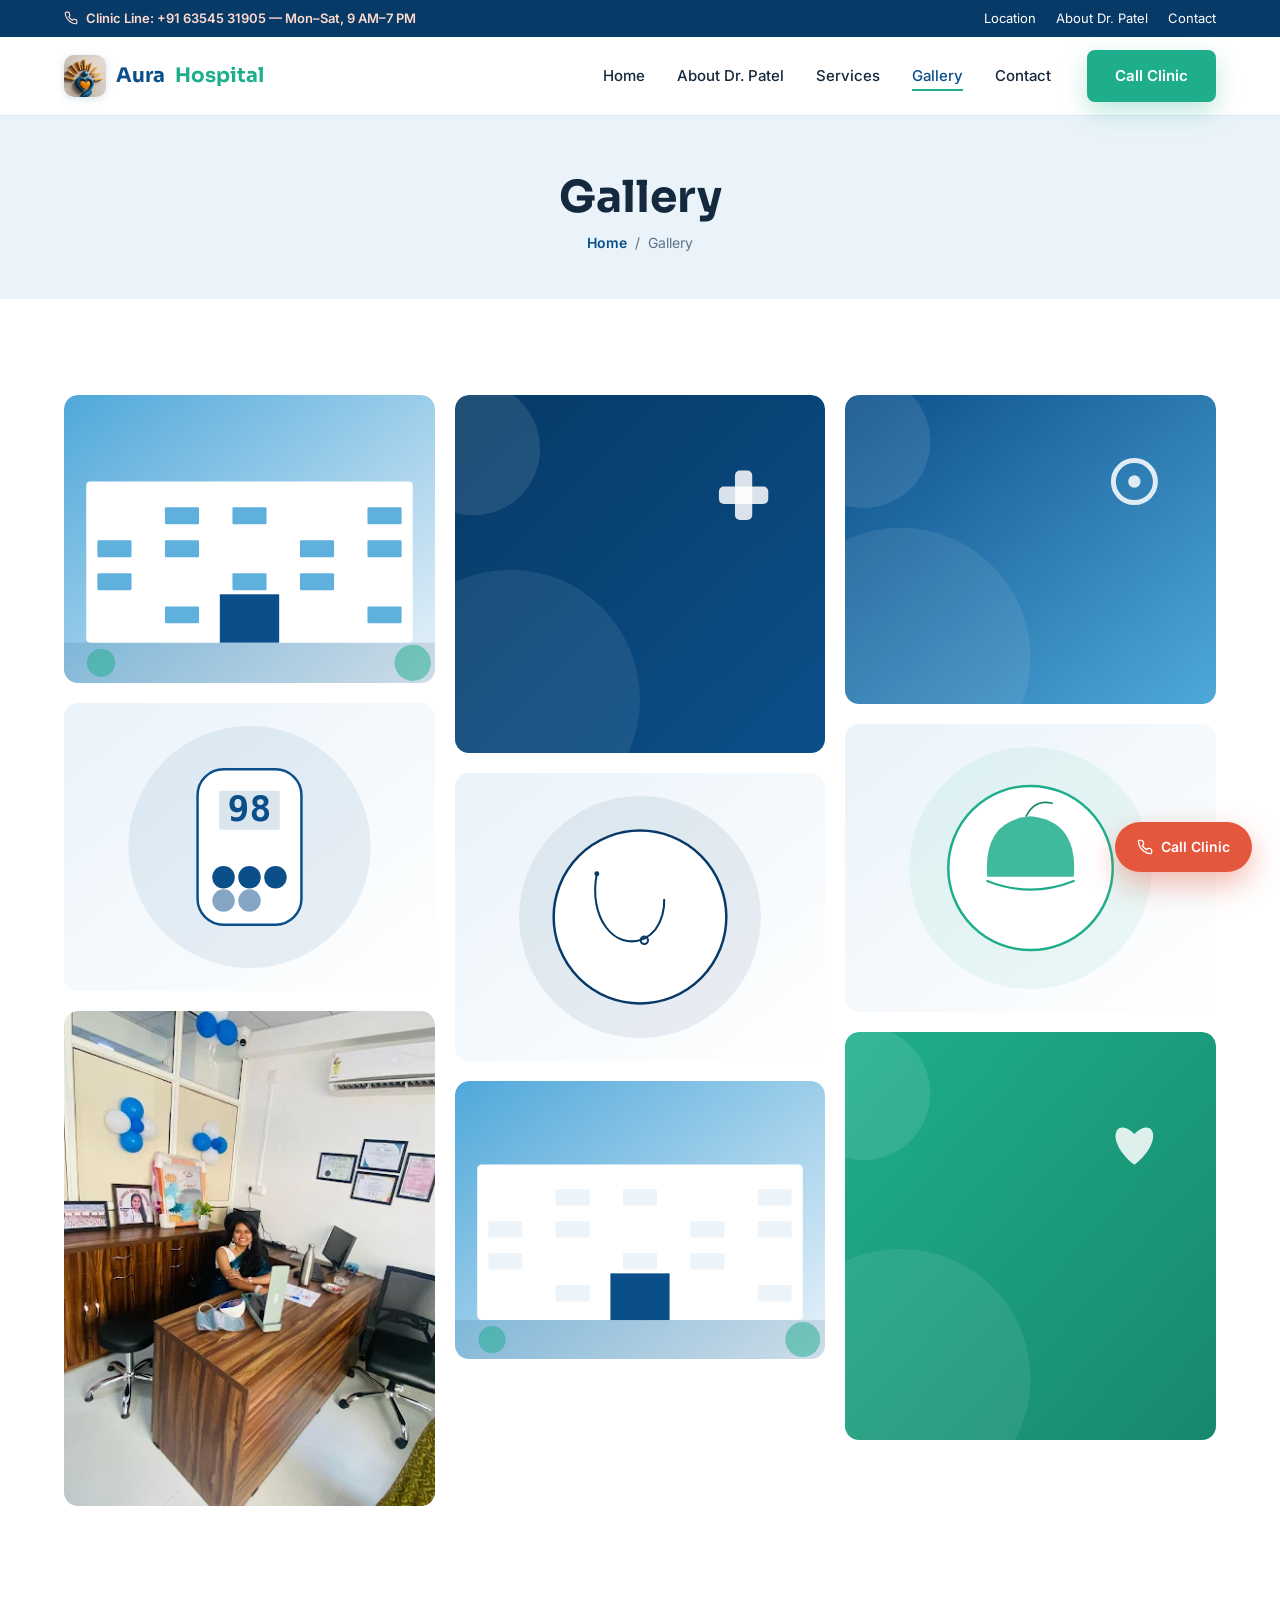
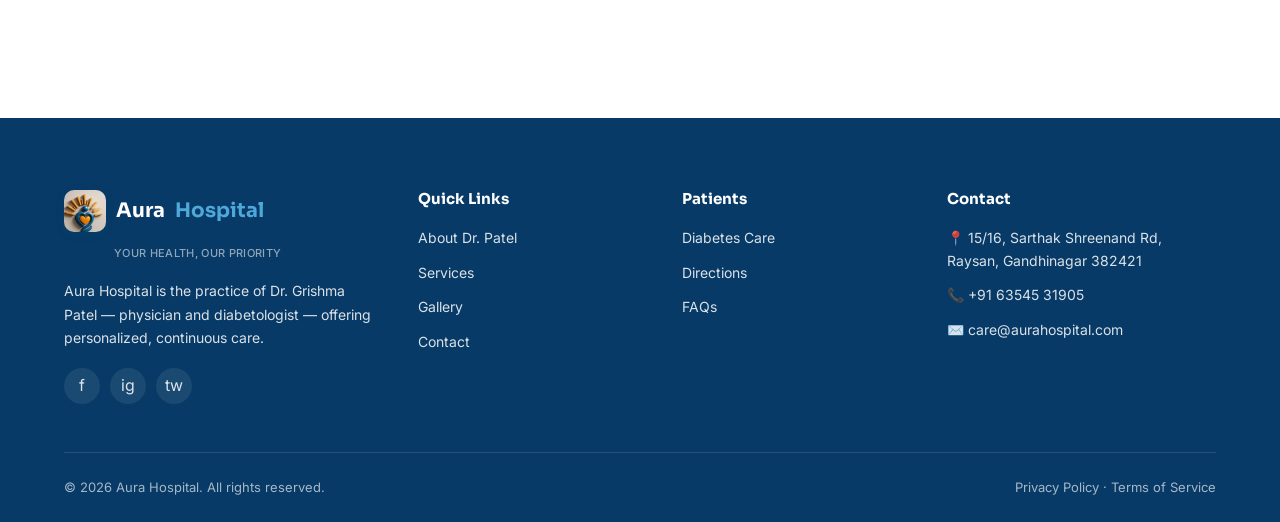
<file: gallery.html>
<!DOCTYPE html>
<html lang="en">
<head>
<meta charset="UTF-8">
<meta name="viewport" content="width=device-width, initial-scale=1.0">
<title>Gallery — Aura Hospital</title>
<meta name="description" content="A look inside Aura Hospital's clinic — Dr. Grishma Patel's practice.">
<link rel="icon" type="image/png" href="images/logo/aura-favicon.png">
<link rel="preconnect" href="https://fonts.googleapis.com">
<link href="https://fonts.googleapis.com/css2?family=Sora:wght@500;600;700;800&family=Inter:wght@400;500;600&family=IBM+Plex+Mono:wght@500;600&display=swap" rel="stylesheet">
<link rel="stylesheet" href="css/style.css">
</head>
<body>

<div class="topbar">
  <div class="container">
    <div class="topbar__emergency">
      <svg width="14" height="14" viewBox="0 0 24 24" fill="none" stroke="currentColor" stroke-width="2"><path d="M22 16.92v3a2 2 0 0 1-2.18 2 19.79 19.79 0 0 1-8.63-3.07 19.5 19.5 0 0 1-6-6 19.79 19.79 0 0 1-3.07-8.67A2 2 0 0 1 4.11 2h3a2 2 0 0 1 2 1.72c.127.96.36 1.903.7 2.81a2 2 0 0 1-.45 2.11L8.09 9.91a16 16 0 0 0 6 6l1.27-1.27a2 2 0 0 1 2.11-.45c.907.34 1.85.573 2.81.7A2 2 0 0 1 22 16.92z"/></svg>
      Clinic Line: +91 63545 31905 — Mon–Sat, 9 AM–7 PM
    </div>
    <div class="topbar__links">
      <a href="contact.html">Location</a>
      <a href="about.html">About Dr. Patel</a>
      <a href="contact.html">Contact</a>
    </div>
  </div>
</div>

<header class="header">
  <div class="container">
    <a href="index.html" class="logo">
      <img src="images/logo/aura-logo-icon.png" width="40" height="40" alt="Aura Hospital logo" class="logo-badge">
      Aura <span>Hospital</span>
    </a>
    <nav class="nav">
      <ul class="nav__list">
        <li><a href="index.html">Home</a></li>
        <li><a href="about.html">About Dr. Patel</a></li>
        <li><a href="services.html">Services</a></li>
        <li><a href="gallery.html" class="active">Gallery</a></li>
        <li><a href="contact.html">Contact</a></li>
      </ul>
      <div class="header__actions">
        <a href="tel:+916354531905" class="btn btn--primary">Call Clinic</a>
        <button class="nav-toggle" aria-label="Toggle menu"><span></span><span></span><span></span></button>
      </div>
    </nav>
  </div>
</header>

<section class="page-banner">
  <div class="container">
    <h1>Gallery</h1>
    <div class="breadcrumb"><a href="index.html">Home</a> <span>/</span> <span>Gallery</span></div>
  </div>
</section>

<section class="section">
  <div class="container">
    <div class="gallery-grid">
      <a href="#"><img src="images/illustrations/clinic-1.svg" alt="Aura Hospital clinic exterior"></a>
      <a href="#"><img src="images/illustrations/service-diabetes.svg" alt="Diabetes monitoring station"></a>
      <a href="#"><img src="images/photos/dr-patel-clinic.webp" alt="Dr. Grishma Patel at her clinic desk"></a>
      <a href="#"><img src="images/illustrations/gallery-4.svg" alt="Waiting area"></a>
      <a href="#"><img src="images/illustrations/service-checkup.svg" alt="Checkup room"></a>
      <a href="#"><img src="images/illustrations/clinic-2.svg" alt="Aura Hospital reception"></a>
      <a href="#"><img src="images/illustrations/gallery-6.svg" alt="Health awareness session"></a>
      <a href="#"><img src="images/illustrations/service-nutrition.svg" alt="Nutrition counseling corner"></a>
      <a href="#"><img src="images/illustrations/gallery-2.svg" alt="Patient care moment"></a>
    </div>
  </div>
</section>

<footer class="footer">
  <div class="container">
    <div class="footer-grid">
      <div class="footer__about">
        <a href="index.html" class="logo" style="color:white;">
          <img src="images/logo/aura-logo-icon.png" width="34" height="34" alt="Aura Hospital logo" class="logo-badge">
          Aura <span>Hospital</span>
        </a>
        <p style="font-size:11px; font-weight:500; color:rgba(255,255,255,0.55); letter-spacing:0.03em; text-transform:uppercase; margin:-4px 0 16px 50px;">Your Health, Our Priority</p>
        <p>Aura Hospital is the practice of Dr. Grishma Patel — physician and diabetologist — offering personalized, continuous care.</p>
        <div class="footer__social">
          <a href="#" aria-label="Facebook">f</a>
          <a href="#" aria-label="Instagram">ig</a>
          <a href="#" aria-label="Twitter">tw</a>
        </div>
      </div>
      <div>
        <h4>Quick Links</h4>
        <ul>
          <li><a href="about.html">About Dr. Patel</a></li>
          <li><a href="services.html">Services</a></li>
          <li><a href="gallery.html">Gallery</a></li>
          <li><a href="contact.html">Contact</a></li>
        </ul>
      </div>
      <div>
        <h4>Patients</h4>
        <ul>
          <li><a href="services.html">Diabetes Care</a></li>
          <li><a href="contact.html">Directions</a></li>
          <li><a href="contact.html#faq">FAQs</a></li>
        </ul>
      </div>
      <div>
        <h4>Contact</h4>
        <ul class="footer__contact">
          <li>📍 15/16, Sarthak Shreenand Rd, Raysan, Gandhinagar 382421</li>
          <li>📞 +91 63545 31905</li>
          <li>✉️ care@aurahospital.com</li>
        </ul>
      </div>
    </div>
    <div class="footer__bottom">
      <span>© 2026 Aura Hospital. All rights reserved.</span>
      <span>Privacy Policy · Terms of Service</span>
    </div>
  </div>
</footer>

<a href="tel:+916354531905" class="float-emergency">
  <svg width="16" height="16" viewBox="0 0 24 24" fill="none" stroke="white" stroke-width="2"><path d="M22 16.92v3a2 2 0 0 1-2.18 2 19.79 19.79 0 0 1-8.63-3.07 19.5 19.5 0 0 1-6-6 19.79 19.79 0 0 1-3.07-8.67A2 2 0 0 1 4.11 2h3a2 2 0 0 1 2 1.72c.127.96.36 1.903.7 2.81a2 2 0 0 1-.45 2.11L8.09 9.91a16 16 0 0 0 6 6l1.27-1.27a2 2 0 0 1 2.11-.45c.907.34 1.85.573 2.81.7A2 2 0 0 1 22 16.92z"/></svg>
  Call Clinic
</a>

<script src="js/main.js"></script>
</body>
</html>
</file>
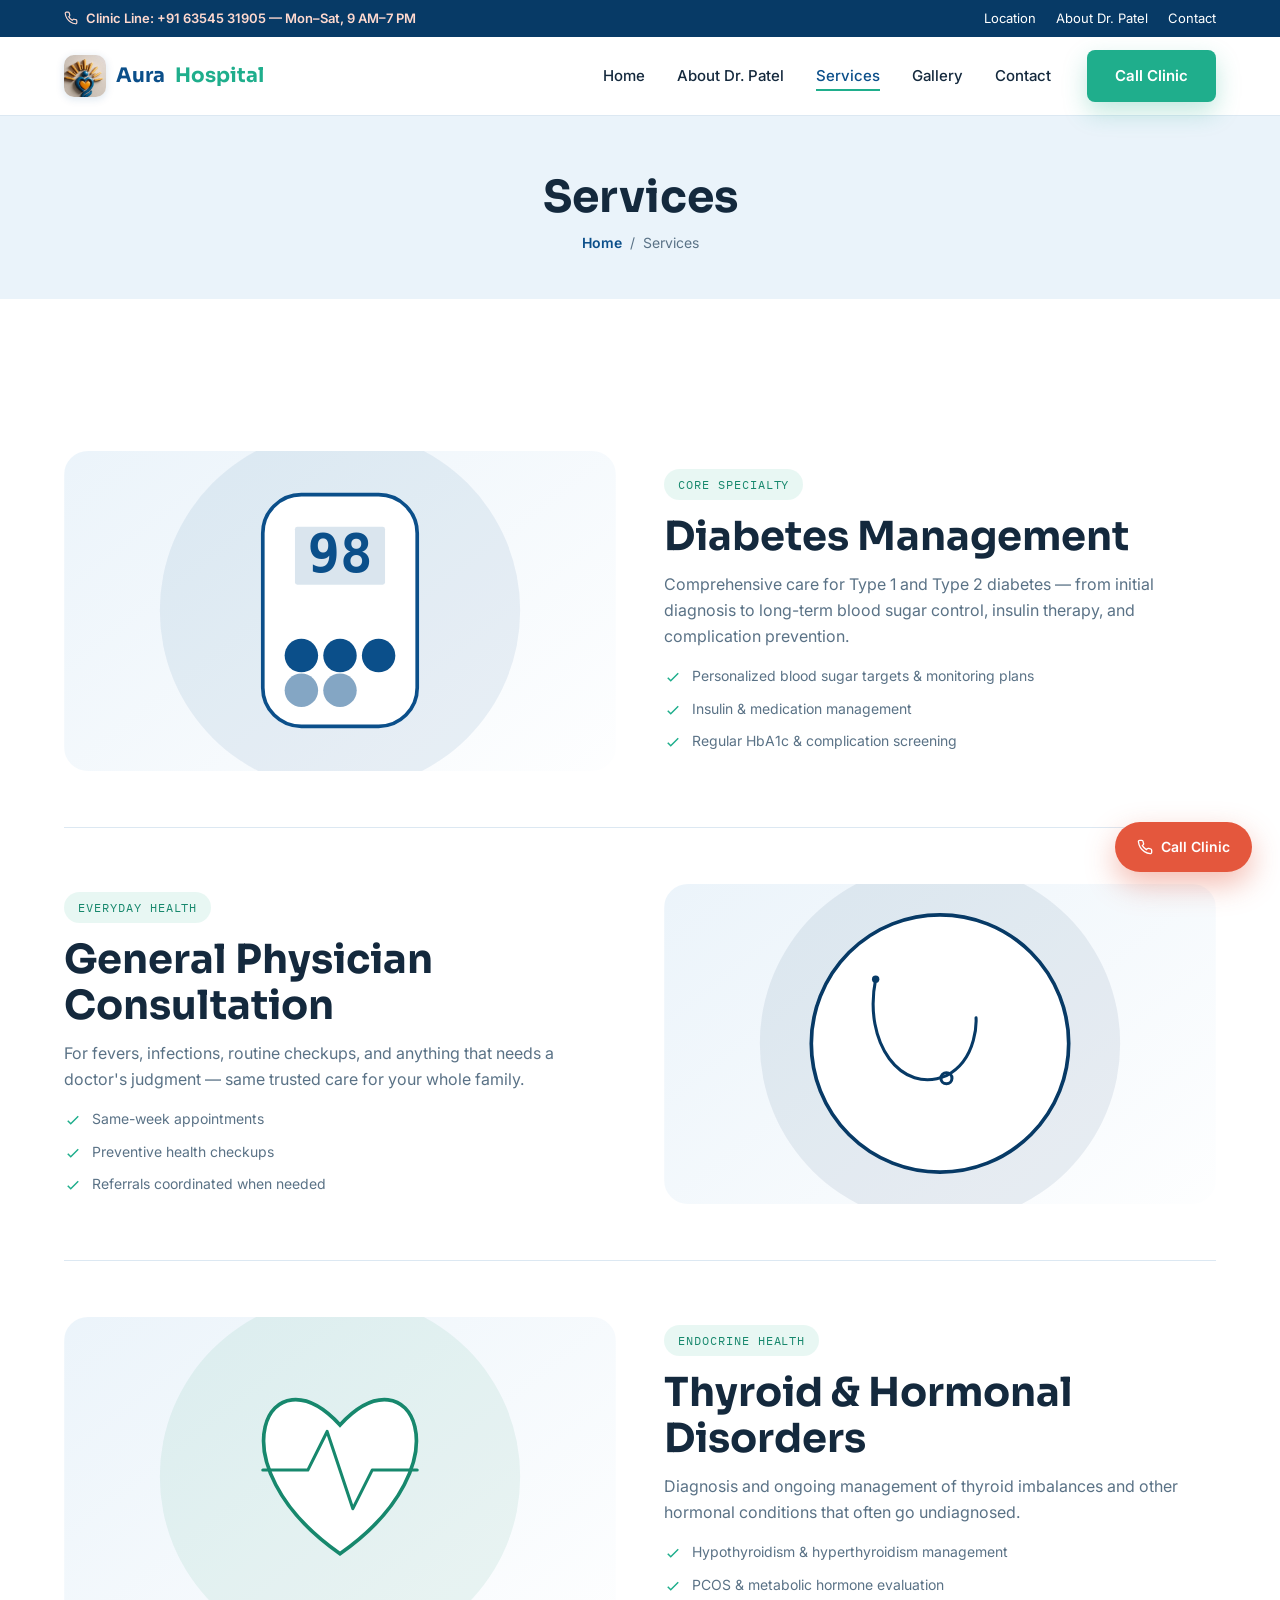
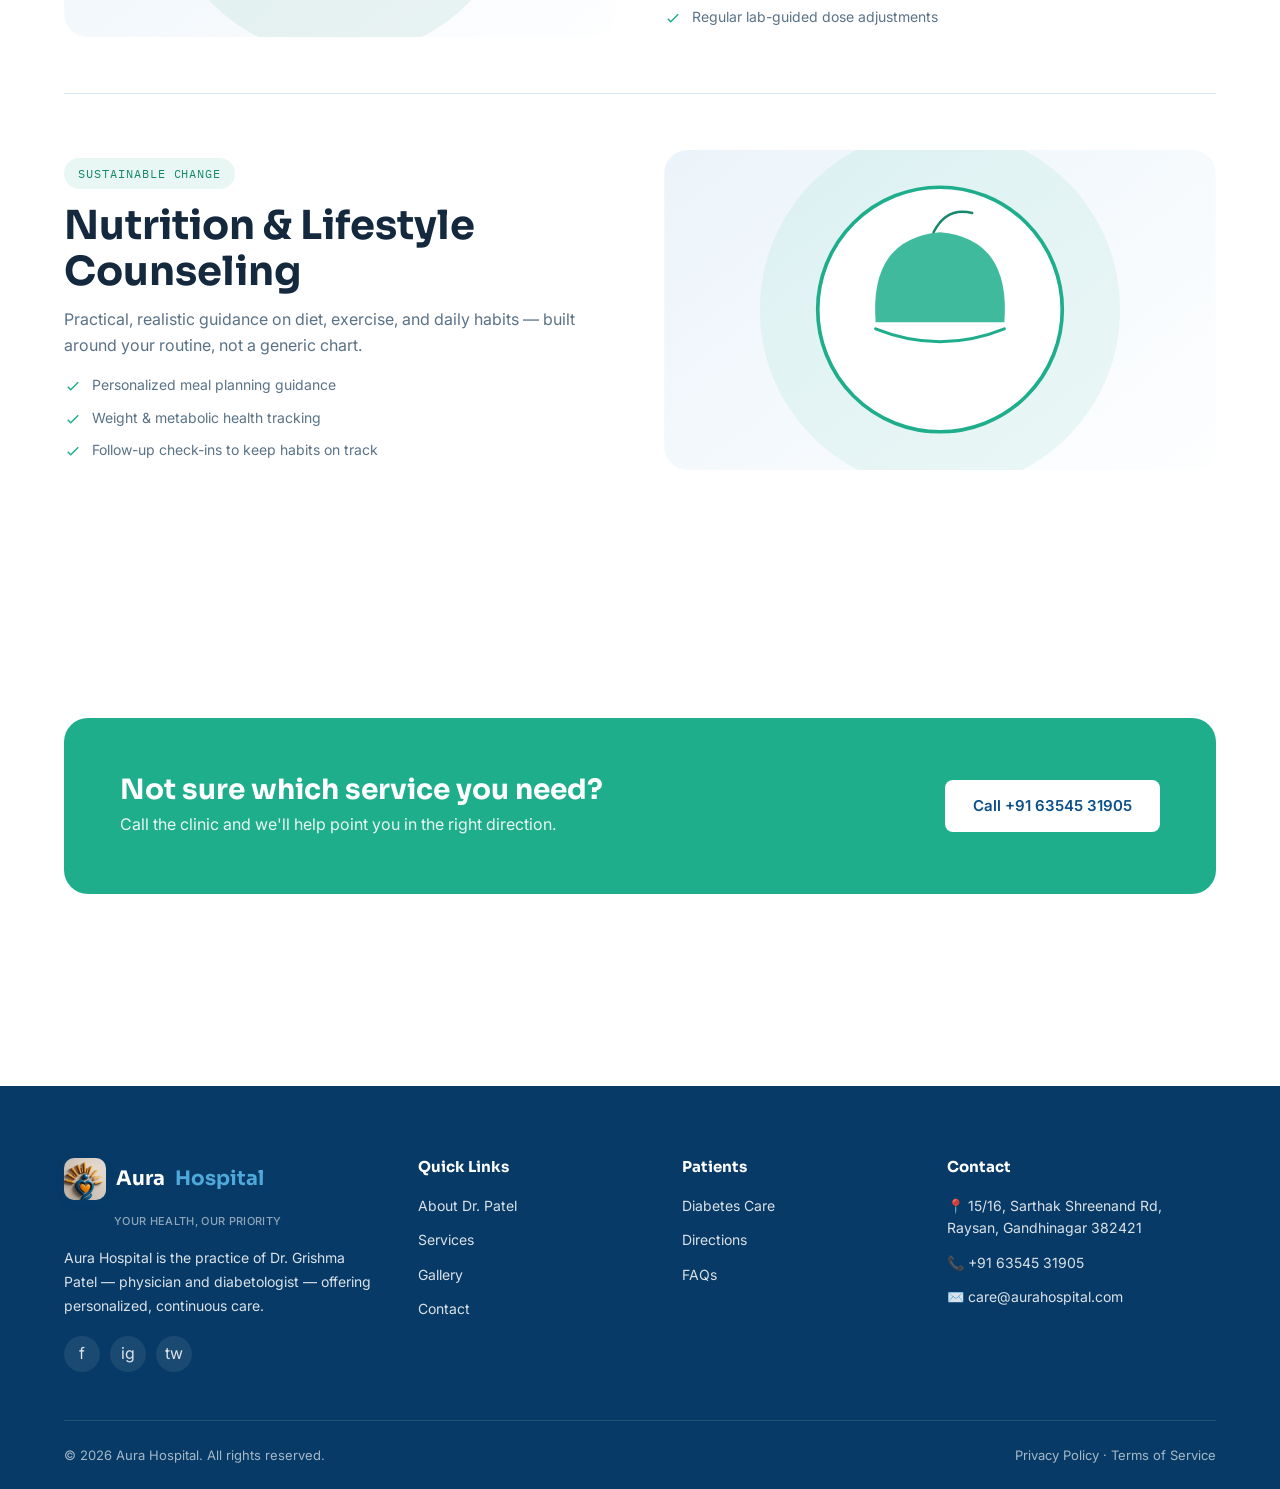
<file: services.html>
<!DOCTYPE html>
<html lang="en">
<head>
<meta charset="UTF-8">
<meta name="viewport" content="width=device-width, initial-scale=1.0">
<title>Services — Aura Hospital | Dr. Grishma Patel</title>
<meta name="description" content="Diabetes management, general physician care, thyroid treatment, and nutrition counseling at Aura Hospital with Dr. Grishma Patel.">
<link rel="icon" type="image/png" href="images/logo/aura-favicon.png">
<link rel="preconnect" href="https://fonts.googleapis.com">
<link href="https://fonts.googleapis.com/css2?family=Sora:wght@500;600;700;800&family=Inter:wght@400;500;600&family=IBM+Plex+Mono:wght@500;600&display=swap" rel="stylesheet">
<link rel="stylesheet" href="css/style.css">
</head>
<body>

<div class="topbar">
  <div class="container">
    <div class="topbar__emergency">
      <svg width="14" height="14" viewBox="0 0 24 24" fill="none" stroke="currentColor" stroke-width="2"><path d="M22 16.92v3a2 2 0 0 1-2.18 2 19.79 19.79 0 0 1-8.63-3.07 19.5 19.5 0 0 1-6-6 19.79 19.79 0 0 1-3.07-8.67A2 2 0 0 1 4.11 2h3a2 2 0 0 1 2 1.72c.127.96.36 1.903.7 2.81a2 2 0 0 1-.45 2.11L8.09 9.91a16 16 0 0 0 6 6l1.27-1.27a2 2 0 0 1 2.11-.45c.907.34 1.85.573 2.81.7A2 2 0 0 1 22 16.92z"/></svg>
      Clinic Line: +91 63545 31905 — Mon–Sat, 9 AM–7 PM
    </div>
    <div class="topbar__links">
      <a href="contact.html">Location</a>
      <a href="about.html">About Dr. Patel</a>
      <a href="contact.html">Contact</a>
    </div>
  </div>
</div>

<header class="header">
  <div class="container">
    <a href="index.html" class="logo">
      <img src="images/logo/aura-logo-icon.png" width="40" height="40" alt="Aura Hospital logo" class="logo-badge">
      Aura <span>Hospital</span>
    </a>
    <nav class="nav">
      <ul class="nav__list">
        <li><a href="index.html">Home</a></li>
        <li><a href="about.html">About Dr. Patel</a></li>
        <li><a href="services.html" class="active">Services</a></li>
        <li><a href="gallery.html">Gallery</a></li>
        <li><a href="contact.html">Contact</a></li>
      </ul>
      <div class="header__actions">
        <a href="tel:+916354531905" class="btn btn--primary">Call Clinic</a>
        <button class="nav-toggle" aria-label="Toggle menu"><span></span><span></span><span></span></button>
      </div>
    </nav>
  </div>
</header>

<section class="page-banner">
  <div class="container">
    <h1>Services</h1>
    <div class="breadcrumb"><a href="index.html">Home</a> <span>/</span> <span>Services</span></div>
  </div>
</section>

<section class="section">
  <div class="container">

    <div class="service-row">
      <img src="images/illustrations/service-diabetes.svg" alt="Diabetes management">
      <div class="service-row__content">
        <div class="eyebrow">Core Specialty</div>
        <h2 class="section-title">Diabetes Management</h2>
        <p style="color:var(--color-text-muted);">Comprehensive care for Type 1 and Type 2 diabetes — from initial diagnosis to long-term blood sugar control, insulin therapy, and complication prevention.</p>
        <ul>
          <li><svg width="18" height="18" viewBox="0 0 24 24" fill="none" stroke="currentColor" stroke-width="2"><path d="M5 13l4 4L19 7"/></svg> Personalized blood sugar targets &amp; monitoring plans</li>
          <li><svg width="18" height="18" viewBox="0 0 24 24" fill="none" stroke="currentColor" stroke-width="2"><path d="M5 13l4 4L19 7"/></svg> Insulin &amp; medication management</li>
          <li><svg width="18" height="18" viewBox="0 0 24 24" fill="none" stroke="currentColor" stroke-width="2"><path d="M5 13l4 4L19 7"/></svg> Regular HbA1c &amp; complication screening</li>
        </ul>
      </div>
    </div>

    <div class="service-row reverse">
      <img src="images/illustrations/service-checkup.svg" alt="General physician checkup">
      <div class="service-row__content">
        <div class="eyebrow">Everyday Health</div>
        <h2 class="section-title">General Physician Consultation</h2>
        <p style="color:var(--color-text-muted);">For fevers, infections, routine checkups, and anything that needs a doctor's judgment — same trusted care for your whole family.</p>
        <ul>
          <li><svg width="18" height="18" viewBox="0 0 24 24" fill="none" stroke="currentColor" stroke-width="2"><path d="M5 13l4 4L19 7"/></svg> Same-week appointments</li>
          <li><svg width="18" height="18" viewBox="0 0 24 24" fill="none" stroke="currentColor" stroke-width="2"><path d="M5 13l4 4L19 7"/></svg> Preventive health checkups</li>
          <li><svg width="18" height="18" viewBox="0 0 24 24" fill="none" stroke="currentColor" stroke-width="2"><path d="M5 13l4 4L19 7"/></svg> Referrals coordinated when needed</li>
        </ul>
      </div>
    </div>

    <div class="service-row">
      <img src="images/illustrations/service-heart.svg" alt="Thyroid and hormonal care">
      <div class="service-row__content">
        <div class="eyebrow">Endocrine Health</div>
        <h2 class="section-title">Thyroid &amp; Hormonal Disorders</h2>
        <p style="color:var(--color-text-muted);">Diagnosis and ongoing management of thyroid imbalances and other hormonal conditions that often go undiagnosed.</p>
        <ul>
          <li><svg width="18" height="18" viewBox="0 0 24 24" fill="none" stroke="currentColor" stroke-width="2"><path d="M5 13l4 4L19 7"/></svg> Hypothyroidism &amp; hyperthyroidism management</li>
          <li><svg width="18" height="18" viewBox="0 0 24 24" fill="none" stroke="currentColor" stroke-width="2"><path d="M5 13l4 4L19 7"/></svg> PCOS &amp; metabolic hormone evaluation</li>
          <li><svg width="18" height="18" viewBox="0 0 24 24" fill="none" stroke="currentColor" stroke-width="2"><path d="M5 13l4 4L19 7"/></svg> Regular lab-guided dose adjustments</li>
        </ul>
      </div>
    </div>

    <div class="service-row reverse">
      <img src="images/illustrations/service-nutrition.svg" alt="Nutrition and lifestyle counseling">
      <div class="service-row__content">
        <div class="eyebrow">Sustainable Change</div>
        <h2 class="section-title">Nutrition &amp; Lifestyle Counseling</h2>
        <p style="color:var(--color-text-muted);">Practical, realistic guidance on diet, exercise, and daily habits — built around your routine, not a generic chart.</p>
        <ul>
          <li><svg width="18" height="18" viewBox="0 0 24 24" fill="none" stroke="currentColor" stroke-width="2"><path d="M5 13l4 4L19 7"/></svg> Personalized meal planning guidance</li>
          <li><svg width="18" height="18" viewBox="0 0 24 24" fill="none" stroke="currentColor" stroke-width="2"><path d="M5 13l4 4L19 7"/></svg> Weight &amp; metabolic health tracking</li>
          <li><svg width="18" height="18" viewBox="0 0 24 24" fill="none" stroke="currentColor" stroke-width="2"><path d="M5 13l4 4L19 7"/></svg> Follow-up check-ins to keep habits on track</li>
        </ul>
      </div>
    </div>

  </div>
</section>

<section class="section">
  <div class="cta-band">
    <div>
      <h2>Not sure which service you need?</h2>
      <p>Call the clinic and we'll help point you in the right direction.</p>
    </div>
    <div class="cta-band__actions">
      <a href="tel:+916354531905" class="btn btn--white">Call +91 63545 31905</a>
    </div>
  </div>
</section>

<footer class="footer">
  <div class="container">
    <div class="footer-grid">
      <div class="footer__about">
        <a href="index.html" class="logo" style="color:white;">
          <img src="images/logo/aura-logo-icon.png" width="34" height="34" alt="Aura Hospital logo" class="logo-badge">
          Aura <span>Hospital</span>
        </a>
        <p style="font-size:11px; font-weight:500; color:rgba(255,255,255,0.55); letter-spacing:0.03em; text-transform:uppercase; margin:-4px 0 16px 50px;">Your Health, Our Priority</p>
        <p>Aura Hospital is the practice of Dr. Grishma Patel — physician and diabetologist — offering personalized, continuous care.</p>
        <div class="footer__social">
          <a href="#" aria-label="Facebook">f</a>
          <a href="#" aria-label="Instagram">ig</a>
          <a href="#" aria-label="Twitter">tw</a>
        </div>
      </div>
      <div>
        <h4>Quick Links</h4>
        <ul>
          <li><a href="about.html">About Dr. Patel</a></li>
          <li><a href="services.html">Services</a></li>
          <li><a href="gallery.html">Gallery</a></li>
          <li><a href="contact.html">Contact</a></li>
        </ul>
      </div>
      <div>
        <h4>Patients</h4>
        <ul>
          <li><a href="services.html">Diabetes Care</a></li>
          <li><a href="contact.html">Directions</a></li>
          <li><a href="contact.html#faq">FAQs</a></li>
        </ul>
      </div>
      <div>
        <h4>Contact</h4>
        <ul class="footer__contact">
          <li>📍 15/16, Sarthak Shreenand Rd, Raysan, Gandhinagar 382421</li>
          <li>📞 +91 63545 31905</li>
          <li>✉️ care@aurahospital.com</li>
        </ul>
      </div>
    </div>
    <div class="footer__bottom">
      <span>© 2026 Aura Hospital. All rights reserved.</span>
      <span>Privacy Policy · Terms of Service</span>
    </div>
  </div>
</footer>

<a href="tel:+916354531905" class="float-emergency">
  <svg width="16" height="16" viewBox="0 0 24 24" fill="none" stroke="white" stroke-width="2"><path d="M22 16.92v3a2 2 0 0 1-2.18 2 19.79 19.79 0 0 1-8.63-3.07 19.5 19.5 0 0 1-6-6 19.79 19.79 0 0 1-3.07-8.67A2 2 0 0 1 4.11 2h3a2 2 0 0 1 2 1.72c.127.96.36 1.903.7 2.81a2 2 0 0 1-.45 2.11L8.09 9.91a16 16 0 0 0 6 6l1.27-1.27a2 2 0 0 1 2.11-.45c.907.34 1.85.573 2.81.7A2 2 0 0 1 22 16.92z"/></svg>
  Call Clinic
</a>

<script src="js/main.js"></script>
</body>
</html>
</file>
<file: css/style.css>
/* ==========================================================================
   MediCare Hospital — Design Tokens
   ========================================================================== */
:root {
  /* Colors */
  --color-primary: #0B4F8A;      /* deep clinical blue */
  --color-primary-dark: #073A66;
  --color-secondary: #4FA8DA;    /* sky blue */
  --color-tint: #EAF3FA;         /* ice-blue section bg */
  --color-white: #FFFFFF;
  --color-accent: #1FAE8C;       /* teal — CTA / vitality */
  --color-accent-dark: #17886D;
  --color-text: #14293D;         /* navy text */
  --color-text-muted: #5A7286;
  --color-border: #DCE8F2;
  --color-danger: #E4573D;       /* emergency red-orange */

  /* Type */
  --font-display: 'Sora', sans-serif;
  --font-body: 'Inter', sans-serif;
  --font-mono: 'IBM Plex Mono', monospace;

  /* Layout */
  --container-width: 1200px;
  --radius-sm: 8px;
  --radius-md: 14px;
  --radius-lg: 24px;
  --shadow-card: 0 8px 30px rgba(11, 79, 138, 0.08);
  --shadow-float: 0 20px 50px rgba(11, 79, 138, 0.18);
  --aura-glow: radial-gradient(circle, rgba(31,174,140,0.35) 0%, rgba(31,174,140,0) 70%);
}

/* ==========================================================================
   Reset
   ========================================================================== */
* { margin: 0; padding: 0; box-sizing: border-box; }

html { scroll-behavior: smooth; }

body {
  font-family: var(--font-body);
  color: var(--color-text);
  background: var(--color-white);
  line-height: 1.6;
  -webkit-font-smoothing: antialiased;
}

img { max-width: 100%; display: block; }
a { text-decoration: none; color: inherit; }
ul { list-style: none; }
button { font-family: inherit; cursor: pointer; border: none; background: none; }

h1, h2, h3, h4 {
  font-family: var(--font-display);
  color: var(--color-text);
  line-height: 1.15;
  font-weight: 700;
}

.container {
  max-width: var(--container-width);
  margin: 0 auto;
  padding: 0 24px;
}

@media (prefers-reduced-motion: reduce) {
  * { animation: none !important; transition: none !important; }
}

/* ==========================================================================
   Utility
   ========================================================================== */
.eyebrow {
  display: inline-flex;
  align-items: center;
  gap: 8px;
  font-family: var(--font-mono);
  font-size: 12px;
  letter-spacing: 0.08em;
  text-transform: uppercase;
  color: var(--color-accent-dark);
  background: rgba(31, 174, 140, 0.1);
  padding: 6px 14px;
  border-radius: 999px;
  margin-bottom: 16px;
}

.section-title {
  font-size: clamp(28px, 4vw, 40px);
  margin-bottom: 12px;
}

.section-sub {
  color: var(--color-text-muted);
  font-size: 17px;
  max-width: 560px;
  margin-bottom: 48px;
}

.section {
  padding: 96px 0;
}

.section--tint {
  background: var(--color-tint);
}

.btn {
  display: inline-flex;
  align-items: center;
  justify-content: center;
  gap: 8px;
  padding: 14px 28px;
  border-radius: var(--radius-sm);
  font-weight: 600;
  font-size: 15px;
  transition: transform 0.2s ease, box-shadow 0.2s ease, background 0.2s ease;
}

.btn--primary {
  background: var(--color-accent);
  color: var(--color-white);
  box-shadow: 0 10px 24px rgba(31, 174, 140, 0.28);
}
.btn--primary:hover { background: var(--color-accent-dark); transform: translateY(-2px); }

.btn--outline {
  background: transparent;
  border: 1.5px solid var(--color-primary);
  color: var(--color-primary);
}
.btn--outline:hover { background: var(--color-primary); color: var(--color-white); }

.btn--white {
  background: var(--color-white);
  color: var(--color-primary);
}
.btn--white:hover { transform: translateY(-2px); box-shadow: var(--shadow-card); }

/* Pulse-line divider — signature motif (ECG line) */
.pulse-divider {
  width: 100%;
  height: 40px;
  color: var(--color-secondary);
  opacity: 0.6;
}

/* ==========================================================================
   Header
   ========================================================================== */
.topbar {
  background: var(--color-primary-dark);
  color: var(--color-white);
  font-size: 13px;
}
.topbar .container {
  display: flex;
  justify-content: space-between;
  align-items: center;
  padding-top: 8px;
  padding-bottom: 8px;
}
.topbar__emergency {
  display: flex;
  align-items: center;
  gap: 8px;
  font-weight: 600;
  color: #FFD9CF;
}
.topbar__links { display: flex; gap: 20px; }
.topbar__links a:hover { color: var(--color-secondary); }

.header {
  position: sticky;
  top: 0;
  z-index: 100;
  background: rgba(255, 255, 255, 0.96);
  backdrop-filter: blur(8px);
  border-bottom: 1px solid var(--color-border);
}
.header .container {
  display: flex;
  align-items: center;
  justify-content: space-between;
  height: 78px;
}
.logo {
  display: flex;
  align-items: center;
  gap: 10px;
  font-family: var(--font-display);
  font-weight: 700;
  font-size: 20px;
  color: var(--color-primary);
}
.logo img { flex-shrink: 0; }
.logo img.logo-badge {
  width: 42px;
  height: 42px;
  object-fit: cover;
  border-radius: 10px;
  box-shadow: 0 2px 8px rgba(11, 79, 138, 0.15);
}
.logo span { color: var(--color-accent); }

.nav {
  display: flex;
  align-items: center;
  gap: 36px;
}
.nav__list {
  display: flex;
  gap: 32px;
}
.nav__list a {
  font-weight: 500;
  font-size: 15px;
  color: var(--color-text);
  position: relative;
  padding: 6px 0;
}
.nav__list a::after {
  content: '';
  position: absolute;
  left: 0; bottom: 0;
  width: 0;
  height: 2px;
  background: var(--color-accent);
  transition: width 0.2s ease;
}
.nav__list a:hover::after,
.nav__list a.active::after { width: 100%; }
.nav__list a.active { color: var(--color-primary); }

.header__actions { display: flex; align-items: center; gap: 16px; }

.nav-toggle {
  display: none;
  flex-direction: column;
  gap: 5px;
}
.nav-toggle span {
  width: 24px; height: 2px;
  background: var(--color-primary);
  transition: transform 0.2s ease, opacity 0.2s ease;
}
.nav-toggle.is-active span:nth-child(1) { transform: translateY(7px) rotate(45deg); }
.nav-toggle.is-active span:nth-child(2) { opacity: 0; }
.nav-toggle.is-active span:nth-child(3) { transform: translateY(-7px) rotate(-45deg); }

@media (max-width: 900px) {
  .nav__list { display: none; }
  .nav-toggle { display: flex; }
  .topbar__links { display: none; }
}

/* Mobile nav drawer */
.nav__list.is-open {
  display: flex;
  flex-direction: column;
  position: absolute;
  top: 78px;
  left: 0; right: 0;
  background: var(--color-white);
  padding: 24px;
  gap: 18px;
  box-shadow: var(--shadow-card);
}

/* ==========================================================================
   Hero
   ========================================================================== */
.hero {
  position: relative;
  padding: 80px 0 60px;
  background: linear-gradient(180deg, var(--color-tint) 0%, var(--color-white) 100%);
  overflow: hidden;
}
.hero::before {
  content: '';
  position: absolute;
  top: -120px;
  right: -120px;
  width: 420px;
  height: 420px;
  background: var(--aura-glow);
  pointer-events: none;
}
.hero .container {
  display: grid;
  grid-template-columns: 1.1fr 0.9fr;
  gap: 48px;
  align-items: center;
}
.hero__content h1 {
  font-size: clamp(36px, 5vw, 56px);
  margin-bottom: 20px;
}
.hero__content h1 em {
  font-style: normal;
  color: var(--color-primary);
  position: relative;
}
.hero__content p {
  font-size: 18px;
  color: var(--color-text-muted);
  max-width: 480px;
  margin-bottom: 32px;
}
.hero__actions { display: flex; gap: 16px; margin-bottom: 40px; }

.hero__trust {
  display: flex;
  gap: 32px;
}
.hero__trust div strong {
  display: block;
  font-family: var(--font-mono);
  font-size: 26px;
  color: var(--color-primary);
}
.hero__trust div span {
  font-size: 13px;
  color: var(--color-text-muted);
}

.hero__media { position: relative; }
.hero__media img {
  border-radius: var(--radius-lg);
  width: 100%;
  height: 460px;
  object-fit: cover;
}

/* Floating appointment card — signature element */
.hero__float-card {
  position: absolute;
  bottom: -28px;
  left: -28px;
  background: var(--color-white);
  border-radius: var(--radius-md);
  box-shadow: var(--shadow-float);
  padding: 20px 22px;
  width: 240px;
}
.hero__float-card__status {
  display: flex;
  align-items: center;
  gap: 8px;
  font-family: var(--font-mono);
  font-size: 12px;
  color: var(--color-accent-dark);
  margin-bottom: 8px;
}
.pulse-dot {
  width: 8px; height: 8px;
  border-radius: 50%;
  background: var(--color-accent);
  position: relative;
}
.pulse-dot::after {
  content: '';
  position: absolute;
  inset: -4px;
  border-radius: 50%;
  border: 2px solid var(--color-accent);
  animation: pulse-ring 1.8s ease-out infinite;
}
@keyframes pulse-ring {
  0% { transform: scale(0.6); opacity: 0.8; }
  100% { transform: scale(1.6); opacity: 0; }
}
.hero__float-card strong {
  display: block;
  font-size: 15px;
  margin-bottom: 2px;
}
.hero__float-card span {
  font-size: 13px;
  color: var(--color-text-muted);
}

@media (max-width: 900px) {
  .hero .container { grid-template-columns: 1fr; }
  .hero__media { order: -1; }
  .hero__float-card { left: 16px; }
}

/* ==========================================================================
   Services / Departments grid
   ========================================================================== */
.services-grid {
  display: grid;
  grid-template-columns: repeat(4, 1fr);
  gap: 24px;
}
.service-card {
  background: var(--color-white);
  border: 1px solid var(--color-border);
  border-radius: var(--radius-md);
  padding: 32px 24px;
  transition: transform 0.2s ease, box-shadow 0.2s ease, border-color 0.2s ease;
}
.service-card:hover {
  transform: translateY(-6px);
  box-shadow: var(--shadow-card);
  border-color: var(--color-secondary);
}
.service-card__icon {
  width: 52px; height: 52px;
  border-radius: 12px;
  background: var(--color-tint);
  display: flex; align-items: center; justify-content: center;
  color: var(--color-primary);
  margin-bottom: 20px;
}
.service-card h3 { font-size: 18px; margin-bottom: 8px; }
.service-card p { font-size: 14px; color: var(--color-text-muted); margin-bottom: 14px; }
.service-card a { font-size: 14px; font-weight: 600; color: var(--color-accent-dark); }

@media (max-width: 1000px) { .services-grid { grid-template-columns: repeat(2, 1fr); } }
@media (max-width: 560px) { .services-grid { grid-template-columns: 1fr; } }

/* ==========================================================================
   About / Why choose us
   ========================================================================== */
.about-split {
  display: grid;
  grid-template-columns: 0.9fr 1.1fr;
  gap: 64px;
  align-items: center;
}
.about-split img {
  border-radius: var(--radius-lg);
  height: 420px;
  object-fit: cover;
  width: 100%;
}
.feature-list { display: grid; gap: 20px; margin-top: 28px; }
.feature-item { display: flex; gap: 16px; align-items: flex-start; }
.feature-item__icon {
  width: 40px; height: 40px;
  flex-shrink: 0;
  border-radius: 10px;
  background: var(--color-accent);
  color: var(--color-white);
  display: flex; align-items: center; justify-content: center;
}
.feature-item h4 { font-size: 16px; margin-bottom: 4px; }
.feature-item p { font-size: 14px; color: var(--color-text-muted); }

@media (max-width: 900px) {
  .about-split { grid-template-columns: 1fr; }
}

/* ==========================================================================
   Doctors
   ========================================================================== */
.doctors-grid {
  display: grid;
  grid-template-columns: repeat(4, 1fr);
  gap: 24px;
}
.doctor-card {
  display: block;
  background: var(--color-white);
  border-radius: var(--radius-md);
  overflow: hidden;
  box-shadow: var(--shadow-card);
  transition: transform 0.2s ease;
}
.doctor-card:hover { transform: translateY(-4px); }
.doctor-card__img {
  height: 240px;
  overflow: hidden;
}
.doctor-card__img img { width: 100%; height: 100%; object-fit: cover; }
.doctor-card__body { padding: 20px; }
.doctor-card__body h3 { font-size: 17px; margin-bottom: 4px; }
.doctor-card__body span {
  display: block;
  font-size: 13px;
  color: var(--color-accent-dark);
  font-weight: 600;
  margin-bottom: 10px;
}
.doctor-card__body p { font-size: 13px; color: var(--color-text-muted); }
.doctor-card__social { display: flex; gap: 10px; margin-top: 14px; }
.doctor-card__social a {
  width: 32px; height: 32px;
  border-radius: 50%;
  background: var(--color-tint);
  color: var(--color-primary);
  display: flex; align-items: center; justify-content: center;
}

@media (max-width: 1000px) { .doctors-grid { grid-template-columns: repeat(2, 1fr); } }
@media (max-width: 560px) { .doctors-grid { grid-template-columns: 1fr; } }

/* ==========================================================================
   Stats band
   ========================================================================== */
.stats-band {
  background: var(--color-primary);
  background-image:
    radial-gradient(circle at 15% 30%, rgba(255,255,255,0.06) 0, transparent 40%),
    radial-gradient(circle at 85% 70%, rgba(255,255,255,0.06) 0, transparent 40%);
  color: var(--color-white);
  padding: 64px 0;
}
.stats-grid {
  display: grid;
  grid-template-columns: repeat(4, 1fr);
  text-align: center;
  gap: 24px;
}
.stats-grid strong {
  display: block;
  font-family: var(--font-mono);
  font-size: 40px;
  margin-bottom: 6px;
}
.stats-grid span { font-size: 14px; opacity: 0.85; }

@media (max-width: 700px) { .stats-grid { grid-template-columns: repeat(2, 1fr); } }

/* ==========================================================================
   Testimonials
   ========================================================================== */
.testimonial-card {
  background: var(--color-white);
  border: 1px solid var(--color-border);
  border-radius: var(--radius-md);
  padding: 32px;
  max-width: 640px;
  margin: 0 auto;
  text-align: center;
}
.testimonial-card p {
  font-size: 19px;
  color: var(--color-text);
  margin-bottom: 20px;
  font-family: var(--font-display);
  font-weight: 500;
}
.testimonial-card__author { display: flex; align-items: center; justify-content: center; gap: 12px; }
.testimonial-card__author img { width: 44px; height: 44px; border-radius: 50%; object-fit: cover; }
.testimonial-card__author strong { display: block; font-size: 14px; }
.testimonial-card__author span { font-size: 13px; color: var(--color-text-muted); }

/* ==========================================================================
   CTA band
   ========================================================================== */
.cta-band {
  background: var(--color-accent);
  border-radius: var(--radius-lg);
  padding: 56px;
  display: flex;
  align-items: center;
  justify-content: space-between;
  gap: 24px;
  color: var(--color-white);
  margin: 0 24px;
  max-width: calc(var(--container-width) - 48px);
  margin: 0 auto;
}
.cta-band h2 { color: var(--color-white); font-size: 28px; margin-bottom: 6px; }
.cta-band p { opacity: 0.9; }
.cta-band__actions { display: flex; gap: 14px; flex-shrink: 0; }

@media (max-width: 700px) {
  .cta-band { flex-direction: column; text-align: center; padding: 40px 24px; }
}

/* ==========================================================================
   Footer
   ========================================================================== */
.footer {
  background: var(--color-primary-dark);
  color: rgba(255,255,255,0.85);
  padding: 72px 0 0;
  margin-top: 96px;
}
.footer-grid {
  display: grid;
  grid-template-columns: 1.4fr 1fr 1fr 1.2fr;
  gap: 40px;
  padding-bottom: 48px;
  border-bottom: 1px solid rgba(255,255,255,0.12);
}
.footer-grid h4 {
  color: var(--color-white);
  font-size: 15px;
  margin-bottom: 20px;
}
.footer__about .logo { color: var(--color-white); margin-bottom: 16px; }
.footer__about .logo span { color: var(--color-secondary); }
.footer__about p { font-size: 14px; line-height: 1.7; margin-bottom: 18px; }
.footer__social { display: flex; gap: 10px; }
.footer__social a {
  width: 36px; height: 36px;
  border-radius: 50%;
  background: rgba(255,255,255,0.08);
  display: flex; align-items: center; justify-content: center;
}
.footer-grid ul li { margin-bottom: 12px; font-size: 14px; }
.footer-grid ul li a:hover { color: var(--color-secondary); }
.footer__contact li { display: flex; gap: 10px; font-size: 14px; margin-bottom: 16px; align-items: flex-start; }

.footer__bottom {
  padding: 24px 0;
  display: flex;
  justify-content: space-between;
  font-size: 13px;
  opacity: 0.75;
  flex-wrap: wrap;
  gap: 10px;
}

@media (max-width: 900px) {
  .footer-grid { grid-template-columns: 1fr 1fr; }
}
@media (max-width: 560px) {
  .footer-grid { grid-template-columns: 1fr; }
}

/* ==========================================================================
   Inner Page Banner
   ========================================================================== */
.page-banner {
  background: var(--color-tint);
  padding: 56px 0 44px;
  text-align: center;
  position: relative;
  overflow: hidden;
}
.page-banner h1 { font-size: clamp(30px, 4vw, 44px); margin-bottom: 10px; }
.breadcrumb {
  display: flex;
  justify-content: center;
  gap: 8px;
  font-size: 14px;
  color: var(--color-text-muted);
}
.breadcrumb a { color: var(--color-primary); font-weight: 600; }

/* ==========================================================================
   Departments (full grid page)
   ========================================================================== */
.dept-grid {
  display: grid;
  grid-template-columns: repeat(3, 1fr);
  gap: 24px;
}
@media (max-width: 900px) { .dept-grid { grid-template-columns: repeat(2, 1fr); } }
@media (max-width: 560px) { .dept-grid { grid-template-columns: 1fr; } }

/* ==========================================================================
   Doctor filter bar
   ========================================================================== */
.filter-bar {
  display: flex;
  flex-wrap: wrap;
  gap: 10px;
  margin-bottom: 40px;
}
.filter-bar button {
  padding: 10px 20px;
  border-radius: 999px;
  border: 1.5px solid var(--color-border);
  font-size: 14px;
  font-weight: 600;
  color: var(--color-text-muted);
  transition: all 0.2s ease;
}
.filter-bar button.active,
.filter-bar button:hover {
  background: var(--color-primary);
  border-color: var(--color-primary);
  color: var(--color-white);
}

/* ==========================================================================
   Doctor Profile (single)
   ========================================================================== */
.doctor-profile {
  display: grid;
  grid-template-columns: 340px 1fr;
  gap: 48px;
}
.doctor-profile__media img {
  border-radius: var(--radius-lg);
  width: 100%;
  height: 380px;
  object-fit: cover;
  margin-bottom: 20px;
}
.doctor-profile__card {
  background: var(--color-white);
  border: 1px solid var(--color-border);
  border-radius: var(--radius-md);
  padding: 24px;
}
.doctor-profile__card li {
  display: flex;
  justify-content: space-between;
  font-size: 14px;
  padding: 10px 0;
  border-bottom: 1px solid var(--color-border);
}
.doctor-profile__card li:last-child { border-bottom: none; }
.doctor-profile__card li span:first-child { color: var(--color-text-muted); }
.doctor-profile__card li span:last-child { font-weight: 600; }

.doctor-profile__content h1 { font-size: 30px; margin-bottom: 6px; }
.doctor-profile__content .specialty { color: var(--color-accent-dark); font-weight: 600; margin-bottom: 20px; display: block; }
.doctor-profile__content h3 { font-size: 18px; margin: 28px 0 12px; }
.doctor-profile__content p { color: var(--color-text-muted); margin-bottom: 12px; }
.tag-list { display: flex; flex-wrap: wrap; gap: 10px; margin-top: 8px; }
.tag-list span {
  background: var(--color-tint);
  color: var(--color-primary);
  font-size: 13px;
  font-weight: 600;
  padding: 6px 14px;
  border-radius: 999px;
}
.schedule-table { width: 100%; border-collapse: collapse; margin-top: 8px; }
.schedule-table th, .schedule-table td {
  text-align: left;
  padding: 12px 14px;
  font-size: 14px;
  border-bottom: 1px solid var(--color-border);
}
.schedule-table th { color: var(--color-text-muted); font-weight: 600; font-size: 12px; text-transform: uppercase; letter-spacing: 0.04em; }

@media (max-width: 900px) { .doctor-profile { grid-template-columns: 1fr; } }

/* ==========================================================================
   Services list page
   ========================================================================== */
.service-row {
  display: grid;
  grid-template-columns: 1fr 1fr;
  gap: 48px;
  align-items: center;
  padding: 56px 0;
  border-bottom: 1px solid var(--color-border);
}
.service-row:last-child { border-bottom: none; }
.service-row img { border-radius: var(--radius-lg); height: 320px; width: 100%; object-fit: cover; }
.service-row__content .eyebrow { margin-bottom: 14px; }
.service-row__content ul { margin-top: 16px; display: grid; gap: 10px; }
.service-row__content ul li {
  display: flex;
  gap: 10px;
  font-size: 14px;
  color: var(--color-text-muted);
  align-items: flex-start;
}
.service-row__content ul li svg { flex-shrink: 0; margin-top: 3px; color: var(--color-accent); }
.service-row.reverse { direction: rtl; }
.service-row.reverse > * { direction: ltr; }

@media (max-width: 800px) {
  .service-row, .service-row.reverse { grid-template-columns: 1fr; direction: ltr; }
}

/* ==========================================================================
   Appointment Form
   ========================================================================== */
.appointment-wrap {
  display: grid;
  grid-template-columns: 1fr 1fr;
  gap: 0;
  border-radius: var(--radius-lg);
  overflow: hidden;
  box-shadow: var(--shadow-card);
}
.appointment-info {
  background: var(--color-primary);
  color: var(--color-white);
  padding: 56px 44px;
  background-image: radial-gradient(circle at 20% 20%, rgba(255,255,255,0.08) 0, transparent 45%);
}
.appointment-info h2 { color: var(--color-white); font-size: 28px; margin-bottom: 16px; }
.appointment-info p { opacity: 0.85; margin-bottom: 32px; }
.appointment-info__item { display: flex; gap: 14px; margin-bottom: 22px; align-items: flex-start; }
.appointment-info__item strong { display: block; font-size: 14px; margin-bottom: 3px; }
.appointment-info__item span { font-size: 13px; opacity: 0.8; }

.appointment-form-wrap { background: var(--color-white); padding: 56px 44px; }
.form-grid { display: grid; grid-template-columns: 1fr 1fr; gap: 18px; }
.form-group { display: flex; flex-direction: column; gap: 6px; margin-bottom: 18px; }
.form-group.full { grid-column: 1 / -1; }
.form-group label { font-size: 13px; font-weight: 600; color: var(--color-text); }
.form-group input,
.form-group select,
.form-group textarea {
  border: 1.5px solid var(--color-border);
  border-radius: var(--radius-sm);
  padding: 12px 14px;
  font-family: var(--font-body);
  font-size: 14px;
  color: var(--color-text);
  background: var(--color-white);
  transition: border-color 0.2s ease;
}
.form-group input:focus,
.form-group select:focus,
.form-group textarea:focus {
  outline: none;
  border-color: var(--color-primary);
}
.form-group textarea { resize: vertical; min-height: 90px; }
#form-feedback { font-size: 14px; margin-top: 10px; min-height: 20px; font-weight: 600; }

@media (max-width: 900px) {
  .appointment-wrap { grid-template-columns: 1fr; }
}
@media (max-width: 560px) {
  .form-grid { grid-template-columns: 1fr; }
}

/* ==========================================================================
   Gallery
   ========================================================================== */
.gallery-filter { display: flex; gap: 10px; flex-wrap: wrap; margin-bottom: 32px; }
.gallery-grid {
  columns: 3 260px;
  column-gap: 20px;
}
.gallery-grid img {
  width: 100%;
  border-radius: var(--radius-md);
  margin-bottom: 20px;
  break-inside: avoid;
  transition: transform 0.3s ease;
}
.gallery-grid a { display: block; overflow: hidden; border-radius: var(--radius-md); }
.gallery-grid a:hover img { transform: scale(1.05); }

@media (max-width: 700px) { .gallery-grid { columns: 2 200px; } }

/* ==========================================================================
   Contact Page
   ========================================================================== */
.contact-grid {
  display: grid;
  grid-template-columns: 0.9fr 1.1fr;
  gap: 48px;
}
.contact-cards { display: grid; gap: 18px; margin-bottom: 28px; }
.contact-info-card {
  display: flex;
  gap: 16px;
  align-items: flex-start;
  background: var(--color-white);
  border: 1px solid var(--color-border);
  border-radius: var(--radius-md);
  padding: 22px;
}
.contact-info-card__icon {
  width: 44px; height: 44px;
  border-radius: 12px;
  background: var(--color-tint);
  color: var(--color-primary);
  display: flex; align-items: center; justify-content: center;
  flex-shrink: 0;
}
.contact-info-card h4 { font-size: 15px; margin-bottom: 4px; }
.contact-info-card p { font-size: 14px; color: var(--color-text-muted); }
.map-embed {
  border-radius: var(--radius-md);
  overflow: hidden;
  height: 260px;
  border: 1px solid var(--color-border);
}
.map-embed iframe { width: 100%; height: 100%; border: 0; }
.contact-form-card {
  background: var(--color-white);
  border: 1px solid var(--color-border);
  border-radius: var(--radius-md);
  padding: 40px;
}

@media (max-width: 900px) { .contact-grid { grid-template-columns: 1fr; } }

/* ==========================================================================
   FAQ Accordion
   ========================================================================== */
.faq-list { max-width: 760px; margin: 0 auto; display: grid; gap: 14px; }
.faq-item {
  background: var(--color-white);
  border: 1px solid var(--color-border);
  border-radius: var(--radius-md);
  overflow: hidden;
}
.faq-item__q {
  display: flex;
  justify-content: space-between;
  align-items: center;
  padding: 20px 24px;
  font-weight: 600;
  font-size: 15px;
  cursor: pointer;
}
.faq-item__q svg { transition: transform 0.2s ease; flex-shrink: 0; color: var(--color-primary); }
.faq-item.open .faq-item__q svg { transform: rotate(45deg); }
.faq-item__a {
  max-height: 0;
  overflow: hidden;
  transition: max-height 0.25s ease;
  padding: 0 24px;
  font-size: 14px;
  color: var(--color-text-muted);
}
.faq-item.open .faq-item__a { max-height: 200px; padding-bottom: 20px; }

/* ==========================================================================
   Emergency floating button
   ========================================================================== */
.float-emergency {
  position: fixed;
  bottom: 28px;
  right: 28px;
  z-index: 200;
  background: var(--color-danger);
  color: var(--color-white);
  padding: 14px 22px;
  border-radius: 999px;
  font-weight: 600;
  font-size: 14px;
  display: flex;
  align-items: center;
  gap: 8px;
  box-shadow: 0 12px 30px rgba(228, 87, 61, 0.4);
}

/* ==========================================================================
   Responsive Refinements — tablet & mobile polish
   ========================================================================== */
@media (max-width: 900px) {
  .section { padding: 64px 0; }
  .section-sub { margin-bottom: 32px; }
  .hero { padding: 48px 0 40px; }
  .hero__media img { height: 320px; }
  .cta-band { padding: 40px 32px; }
  .doctor-profile__media img { height: 300px; }
  .appointment-info, .appointment-form-wrap { padding: 40px 28px; }
  .contact-form-card { padding: 28px; }
}

@media (max-width: 700px) {
  .container { padding: 0 18px; }
  .topbar { font-size: 12px; }
  .topbar .container { flex-wrap: wrap; gap: 6px; justify-content: center; text-align: center; }
  .topbar__emergency { justify-content: center; }
  .header .container { height: 66px; }
  .logo { font-size: 17px; }
  .logo svg { width: 24px; height: 24px; }
  .header__actions .btn--primary { padding: 10px 16px; font-size: 13px; }
  .section-title { margin-bottom: 10px; }
  .hero__actions { flex-wrap: wrap; }
  .hero__actions .btn { flex: 1 1 auto; text-align: center; }
  .hero__trust { flex-wrap: wrap; gap: 20px; }
  .hero__float-card { width: 200px; padding: 16px 18px; }
  .cta-band { flex-direction: column; text-align: center; }
  .cta-band h2 { font-size: 22px; }
  .cta-band__actions { flex-direction: column; width: 100%; }
  .cta-band__actions .btn { width: 100%; }
  .service-row { padding: 36px 0; }
  .service-row img { height: 220px; }
  .doctor-profile { gap: 28px; }
  .doctor-profile__content h1 { font-size: 24px; }
  .testimonial-card { padding: 24px 20px; }
  .testimonial-card p { font-size: 17px; }
  .float-emergency {
    bottom: 16px;
    right: 16px;
    padding: 12px 16px;
    font-size: 0;
    gap: 0;
  }
  .float-emergency svg { flex-shrink: 0; }
  .footer { margin-top: 64px; padding-top: 48px; }
  .footer__bottom { flex-direction: column; text-align: center; }
  .page-banner { padding: 40px 0 32px; }
}

@media (max-width: 480px) {
  .section { padding: 48px 0; }
  .btn { padding: 12px 20px; font-size: 14px; width: 100%; }
  .hero__content .btn { width: auto; }
  .gallery-grid { columns: 1 100%; }
  .stats-grid { grid-template-columns: 1fr 1fr; gap: 18px 12px; }
  .stats-grid strong { font-size: 30px; }
  .cta-band__actions .btn { width: 100%; }
  .appointment-info, .appointment-form-wrap { padding: 28px 20px; }
}

/* Ensure tap targets & prevent horizontal scroll on very narrow screens */
html, body { overflow-x: hidden; }
.nav-toggle {
  padding: 8px;
  margin: -8px;
}
</file>
